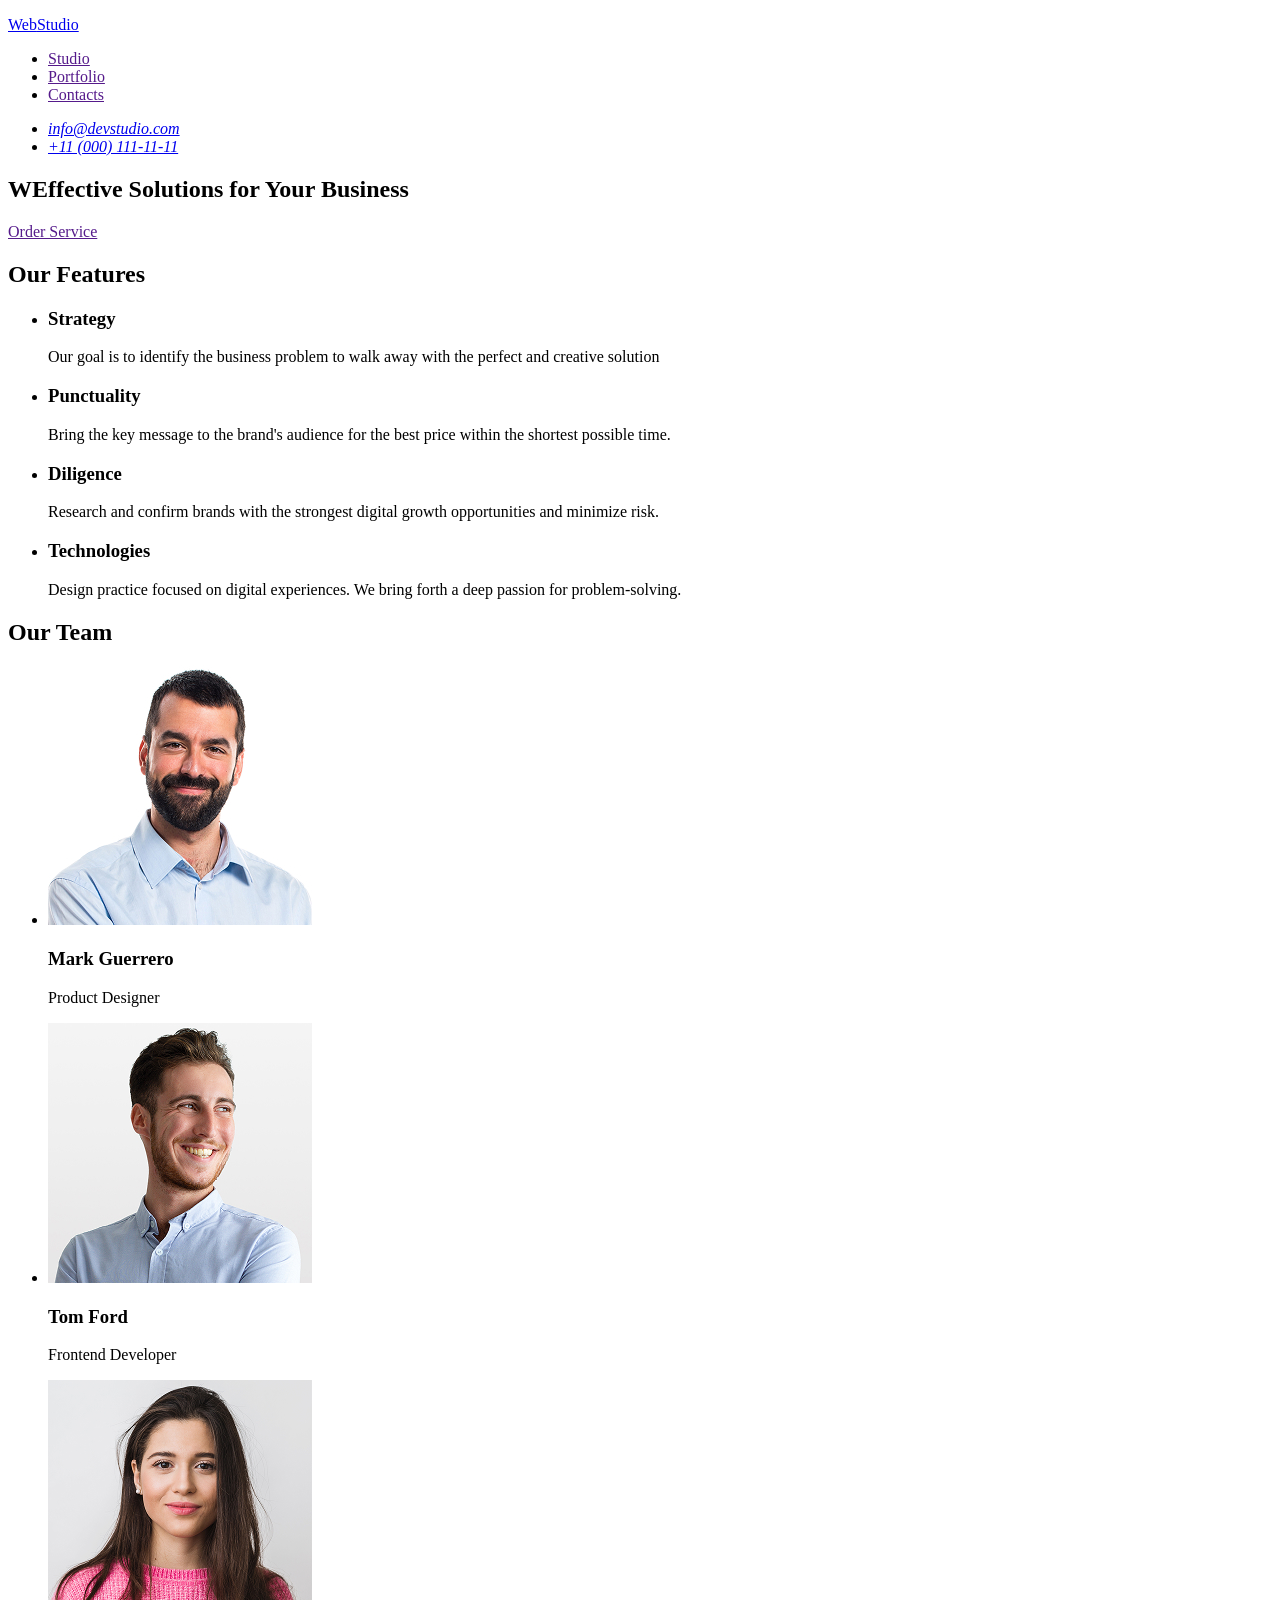
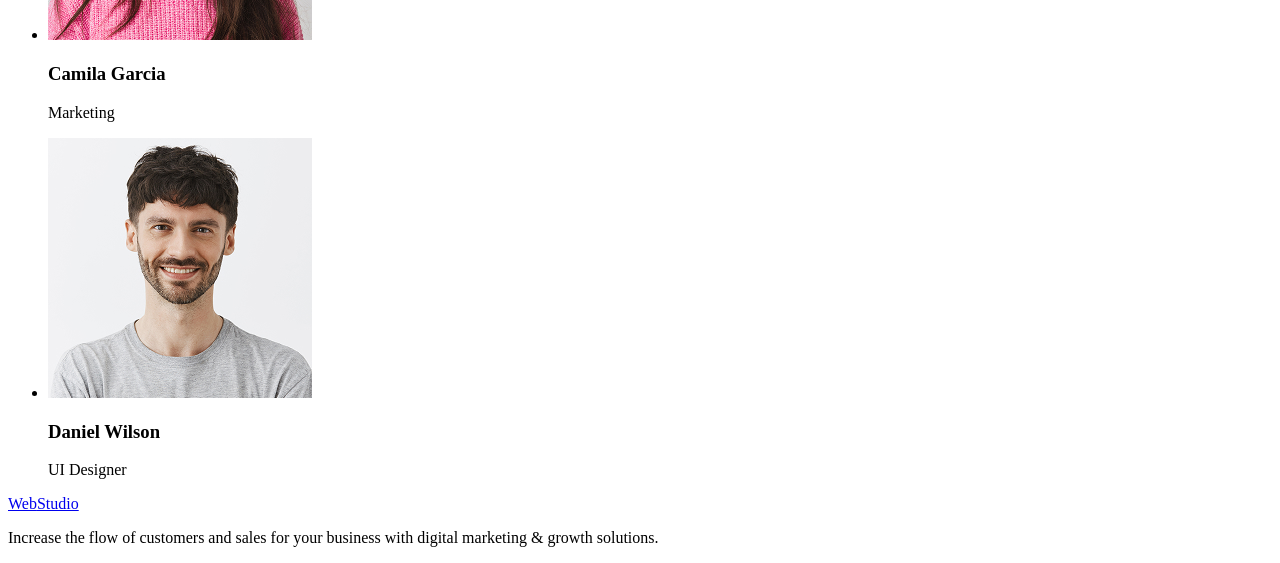
<file: module-01/index.html>
<!DOCTYPE html>
<html lang="en">

<head>
  <meta charset="UTF-8">
  <meta name="viewport" content="width=device-width, initial-scale=1.0">
  <title>Module-01</title>
</head>

<body>
  <!-- Page Header -->
  <header>
    <a class="logo" href="./index.html">
      <p><span>Web</span>Studio</p>
    </a>
    <nav>
      <ul>
        <li><a href="">Studio</a></li>
        <li><a href="">Portfolio</a></li>
        <li><a href="">Contacts</a></li>
      </ul>
    </nav>
    <address>
      <ul>
        <li><a href="mailto:info@deastudio.com">info@devstudio.com</a></li>
        <li><a href="tel:+110001111111">+11 (000) 111-11-11</a></li>
      </ul>
    </address>
  </header>
  <!-- Page Main Content -->
  <main>
    <section class="hero">
      <div class="container">
        <h1>WEffective Solutions for Your Business</h1>
        <a href="" class="btn">Order Service</a>
      </div>
    </section>
    <section class="features">
      <div class="container">
        <h2>Our Features</h2>
        <ul>
          <li>
            <!-- <img src="" alt=""> -->
            <h3>Strategy</h3>
            <p>
              Our goal is to identify the business
              problem to walk away with the perfect and creative solution
            </p>
          </li>
          <li>
            <!-- <img src="" alt=""> -->
            <h3>Punctuality</h3>
            <p>
              Bring the key message to the brand's audience for the best price within the shortest possible time.
            </p>
          </li>
          <li>
            <!-- <img src="" alt=""> -->
            <h3>Diligence</h3>
            <p>
              Research and confirm brands with the strongest digital growth opportunities and minimize risk.
            </p>
          </li>
          <li>
            <!-- <img src="" alt=""> -->
            <h3>Technologies</h3>
            <p>
              Design practice focused on digital experiences. We bring forth a deep passion for problem-solving.
            </p>
          </li>
        </ul>
      </div>
    </section>
    <section class="team">
      <div class="container">
        <h2>Our Team</h2>
        <ul>
          <li>
            <img src="./images/team/team-1.jpg" width="264" height="260" alt="photo of a man">
            <h3>Mark Guerrero</h3>
            <p>Product Designer</p>
          </li>
          <li>
            <img src="./images/team/team-2.jpg" width="264" height="260" alt="photo of a man">
            <h3>Tom Ford</h3>
            <p>Frontend Developer</p>
          </li>
          <li>
            <img src="./images/team/team-3.jpg" width="264" height="260" alt="photo of a woman">
            <h3>Camila Garcia</h3>
            <p>Marketing</p>
          </li>
          <li>
            <img src="./images/team/team-4.jpg" width="264" height="260" alt="photo of a man">
            <h3>Daniel Wilson</h3>
            <p>UI Designer</p>
          </li>
        </ul>
      </div>
    </section>
  </main>
  <!-- Page Footer -->
  <footer>
    <div class="container">
      <a class="logo-footer" href="./index.html">
        <p><span>Web</span>Studio</p>
      </a>
      <p>Increase the flow of customers and sales for your business with digital marketing & growth solutions.
      </p>
    </div>
  </footer>
</body>

</html>
</file>
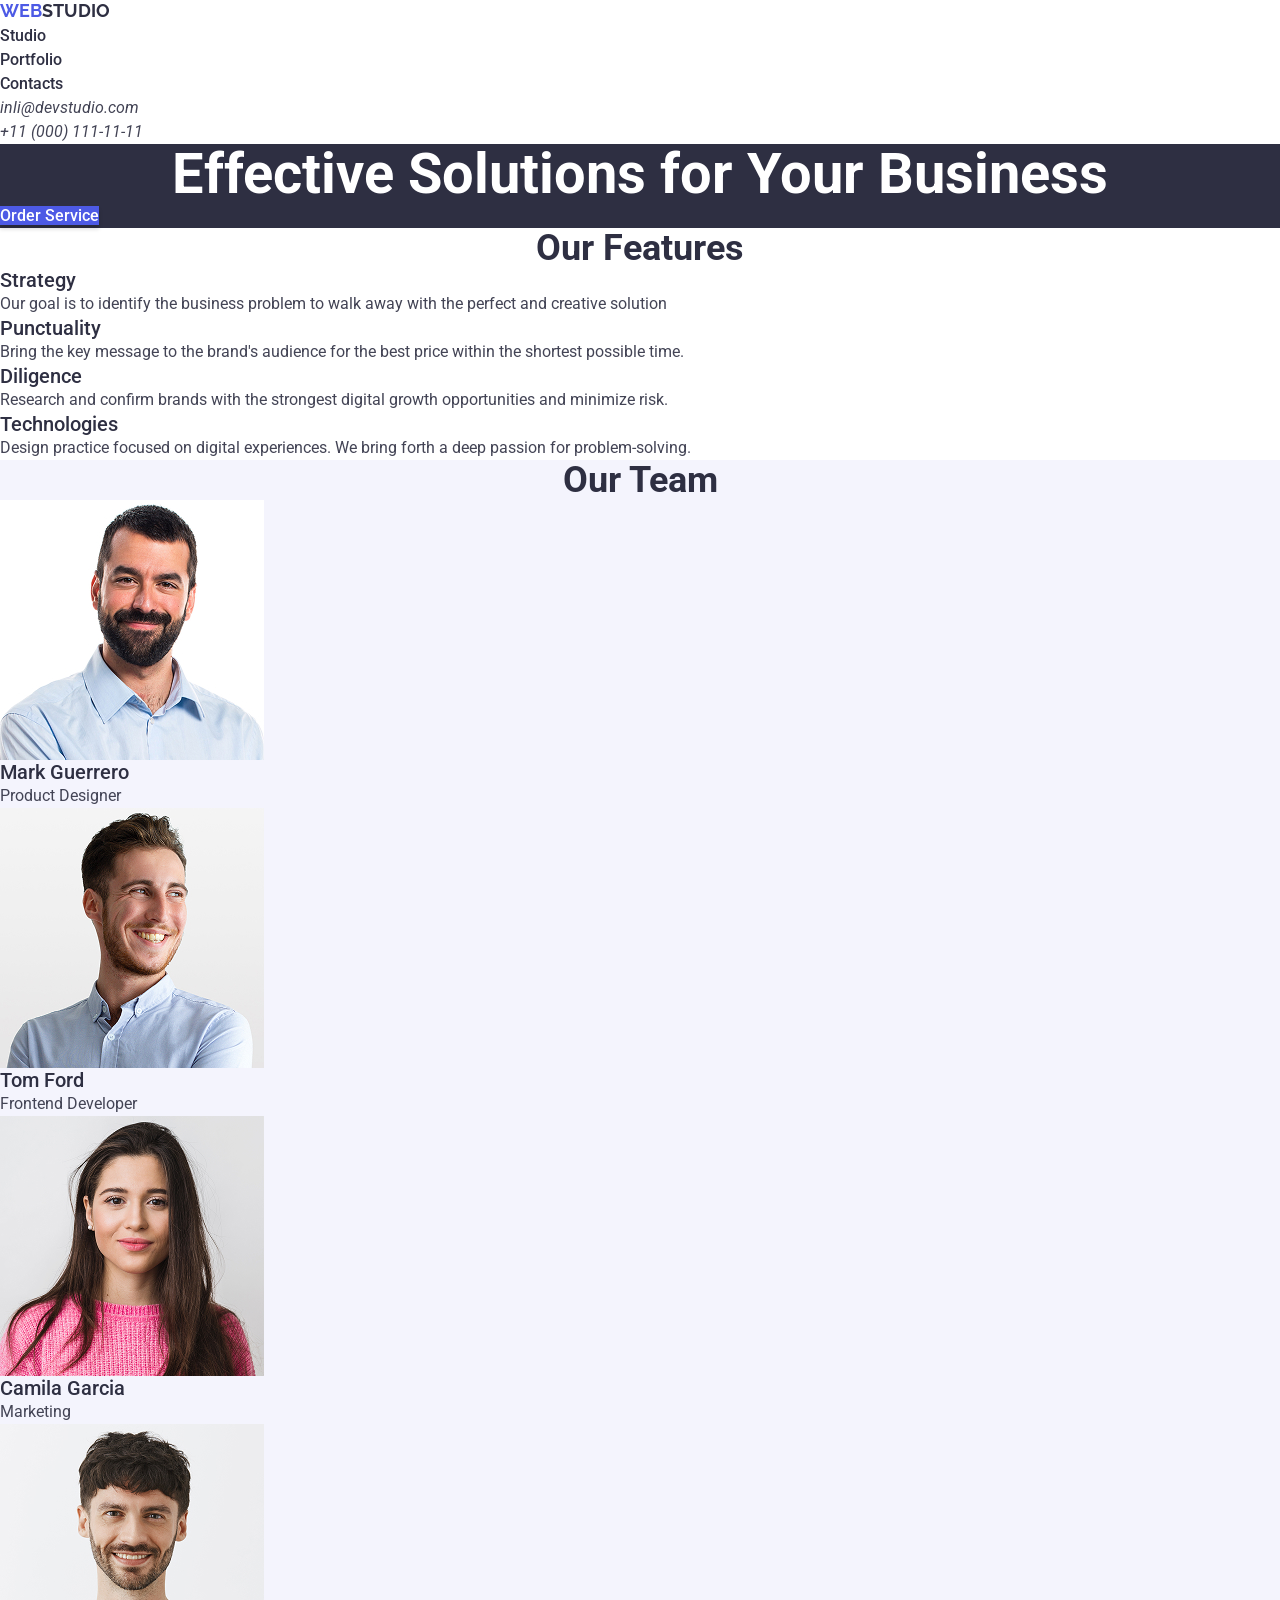
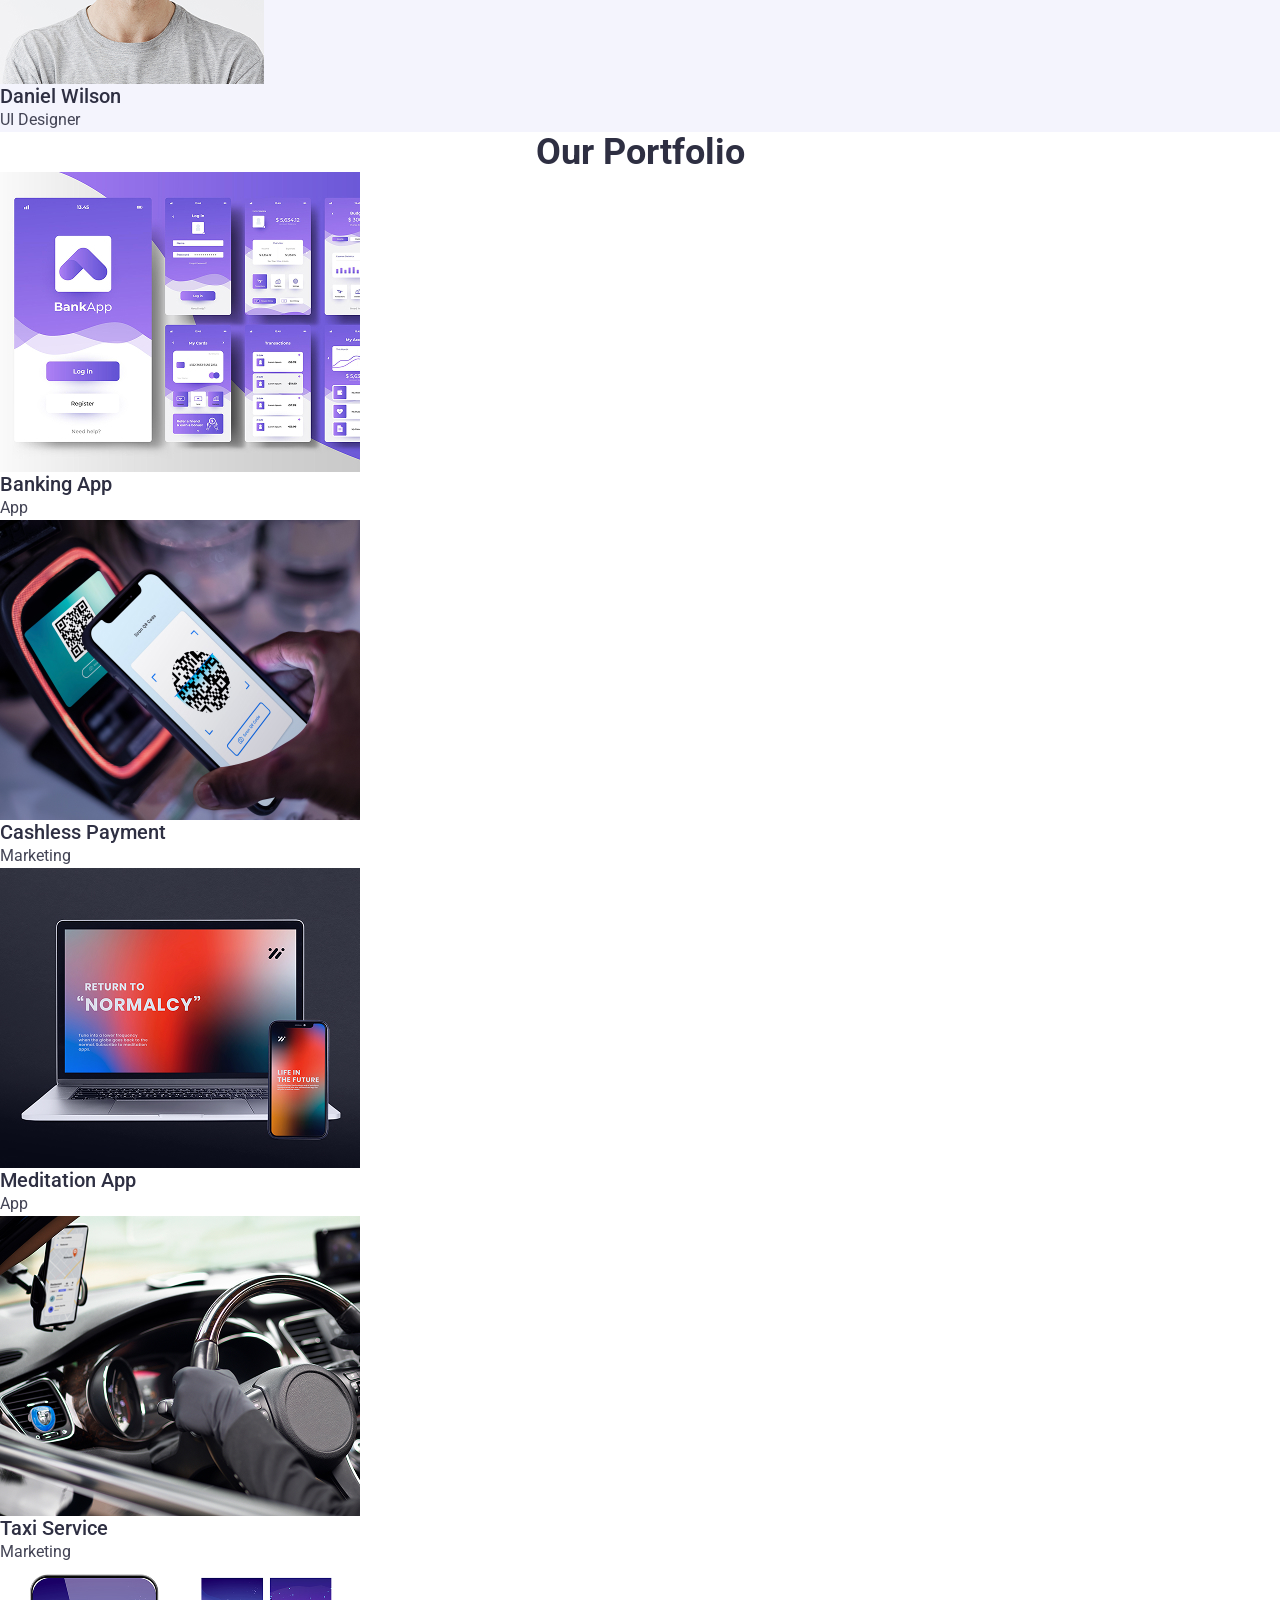
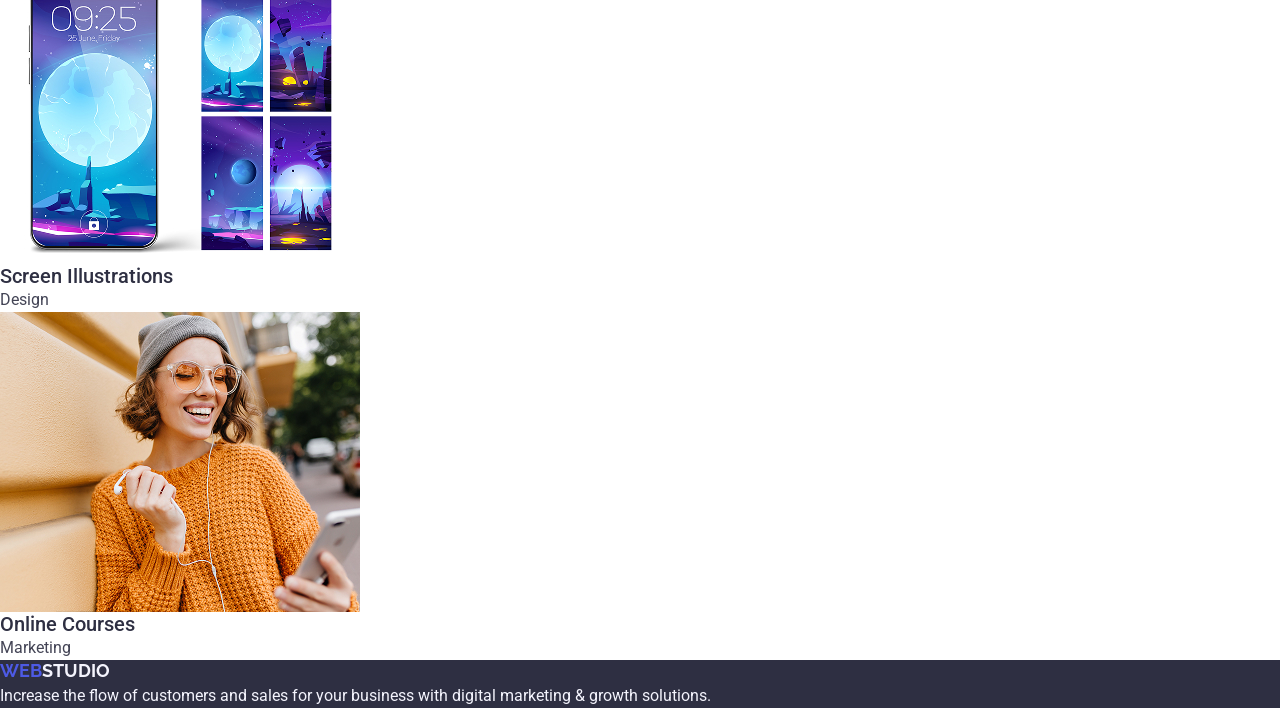
<file: module-02/index.html>
<!DOCTYPE html>
<html lang="en">

<head>
  <meta charset="UTF-8">
  <meta name="viewport" content="width=device-width, initial-scale=1.0">
  <link rel="stylesheet" href="https://cdnjs.cloudflare.com/ajax/libs/modern-normalize/3.0.1/modern-normalize.min.css"
    integrity="sha512-q6WgHqiHlKyOqslT/lgBgodhd03Wp4BEqKeW6nNtlOY4quzyG3VoQKFrieaCeSnuVseNKRGpGeDU3qPmabCANg=="
    crossorigin="anonymous" referrerpolicy="no-referrer" />
  <link rel="preconnect" href="https://fonts.googleapis.com">
  <link rel="preconnect" href="https://fonts.gstatic.com" crossorigin>
  <link href="https://fonts.googleapis.com/css2?family=Raleway:wght@700&family=Roboto:wght@100..900&display=swap"
    rel="stylesheet">
  <link rel="stylesheet" href="./css/style.css">
  <title>Module-02</title>
</head>

<body>

  <!-- Page Header -->
  <header class="header">
    <a class="logo" href="./index.html">
      <span>Web</span>Studio
    </a>
    <nav class="main-nav">
      <ul class="main-nav-list">
        <li class="main-nav-item"><a class="main-nav-link" href="">Studio</a></li>
        <li class="main-nav-item"><a class="main-nav-link" href="">Portfolio</a></li>
        <li class="main-nav-item"><a class="main-nav-link" href="">Contacts</a></li>
      </ul>
    </nav>
    <address class="contacts">
      <ul class="contacts-list">
        <li class="contacts-item"><a class="contacts-link" href="mailto:info@deastudio.com">inli@devstudio.com</a></li>
        <li class="contacts-item"><a class="contacts-link" href="tel:+110001111111">+11 (000) 111-11-11</a></li>
      </ul>
    </address>
  </header>

  <!-- Page Main Content -->
  <main class="main">
    <!-- Hero Section -->
    <section class="hero">
      <div class="container">
        <h1 class="hero-title">Effective Solutions for Your Business</h1>
        <a class="btn" href="">Order Service</a>
      </div>
    </section>

    <!-- Features Section -->
    <section class="features">
      <div class="container">
        <h2 class="features-title">Our Features</h2>
        <ul class="features-list">
          <li class="features-item">
            <!-- <img src="" alt=""> -->
            <h3 class="features-item-title">Strategy</h3>
            <p class="features-item-text">
              Our goal is to identify the business
              problem to walk away with the perfect and creative solution
            </p>
          </li>
          <li class="features-item">
            <!-- <img src="" alt=""> -->
            <h3 class="features-item-title">Punctuality</h3>
            <p class="features-item-text">
              Bring the key message to the brand's audience for the best price within the shortest possible time.
            </p>
          </li>
          <li class="features-item">
            <!-- <img src="" alt=""> -->
            <h3 class="features-item-title">Diligence</h3>
            <p class="features-item-text">
              Research and confirm brands with the strongest digital growth opportunities and minimize risk.
            </p>
          </li>
          <li class="features-item">
            <!-- <img src="" alt=""> -->
            <h3 class="features-item-title">Technologies</h3>
            <p class="features-item-text">
              Design practice focused on digital experiences. We bring forth a deep passion for problem-solving.
            </p>
          </li>
        </ul>
      </div>
    </section>

    <!-- Team Section -->
    <section class="team">
      <div class="container">
        <h2 class="team-title">Our Team</h2>
        <ul class="team-list">
          <li class="team-item">
            <img src="./images/team/team-1.jpg" width="264" height="260" alt="photo of a man">
            <h3 class="team-item-title">Mark Guerrero</h3>
            <p>Product Designer</p>
          </li>
          <li class="team-item">
            <img src="./images/team/team-2.jpg" width="264" height="260" alt="photo of a man">
            <h3 class="team-item-title">Tom Ford</h3>
            <p>Frontend Developer</p>
          </li>
          <li class="team-item">
            <img src="./images/team/team-3.jpg" width="264" height="260" alt="photo of a woman">
            <h3 class="team-item-title">Camila Garcia</h3>
            <p>Marketing</p>
          </li>
          <li class="team-item">
            <img src="./images/team/team-4.jpg" width="264" height="260" alt="photo of a man">
            <h3 class="team-item-title">Daniel Wilson</h3>
            <p>UI Designer</p>
          </li>
        </ul>
      </div>
    </section>

    <!-- Portfolio Section -->
    <section class="portfolio">
      <div class="container">
        <h2 class="portfolio-title">Our Portfolio</h2>
        <ul class="portfolio-list">
          <li class="portfolio-item">
            <img src="./images/portfolio/portfolio-1.jpg" width="360" height="300" alt="photo of Banking App">
            <h3 class="portfolio-item-title">Banking App</h3>
            <p>App</p>
          </li>
          <li class="portfolio-item">
            <img src="./images/portfolio/portfolio-2.jpg" width="360" height="300" alt="photo of Cashless Payment">
            <h3 class="portfolio-item-title">Cashless Payment</h3>
            <p>Marketing</p>
          </li>
          <li class="portfolio-item">
            <img src="./images/portfolio/portfolio-3.jpg" width="360" height="300" alt="photo of Meditation App">
            <h3 class="portfolio-item-title">Meditation App</h3>
            <p>App</p>
          </li>
          <li class="portfolio-item">
            <img src="./images/portfolio/portfolio-4.jpg" width="360" height="300" alt="photo of Taxi Service">
            <h3 class="portfolio-item-title">Taxi Service</h3>
            <p>Marketing</p>
          </li>
          <li class="portfolio-item">
            <img src="./images/portfolio/portfolio-5.jpg" width="360" height="300" alt="photo of Screen Illustrations">
            <h3 class="portfolio-item-title">Screen Illustrations</h3>
            <p>Design</p>
          </li>
          <li class="portfolio-item">
            <img src="./images/portfolio/portfolio-6.jpg" width="360" height="300" alt="photo of Online Courses">
            <h3 class="portfolio-item-title">Online Courses</h3>
            <p>Marketing</p>
          </li>
        </ul>
      </div>
    </section>
  </main>

  <!-- Page Footer -->
  <footer class="footer">
    <div class="container">
      <a class="logo" href="./index.html">
        <span>Web</span>Studio
      </a>
      <p>Increase the flow of customers and sales for your business with digital marketing & growth
        solutions.
      </p>
    </div>
  </footer>
</body>

</html>
</file>
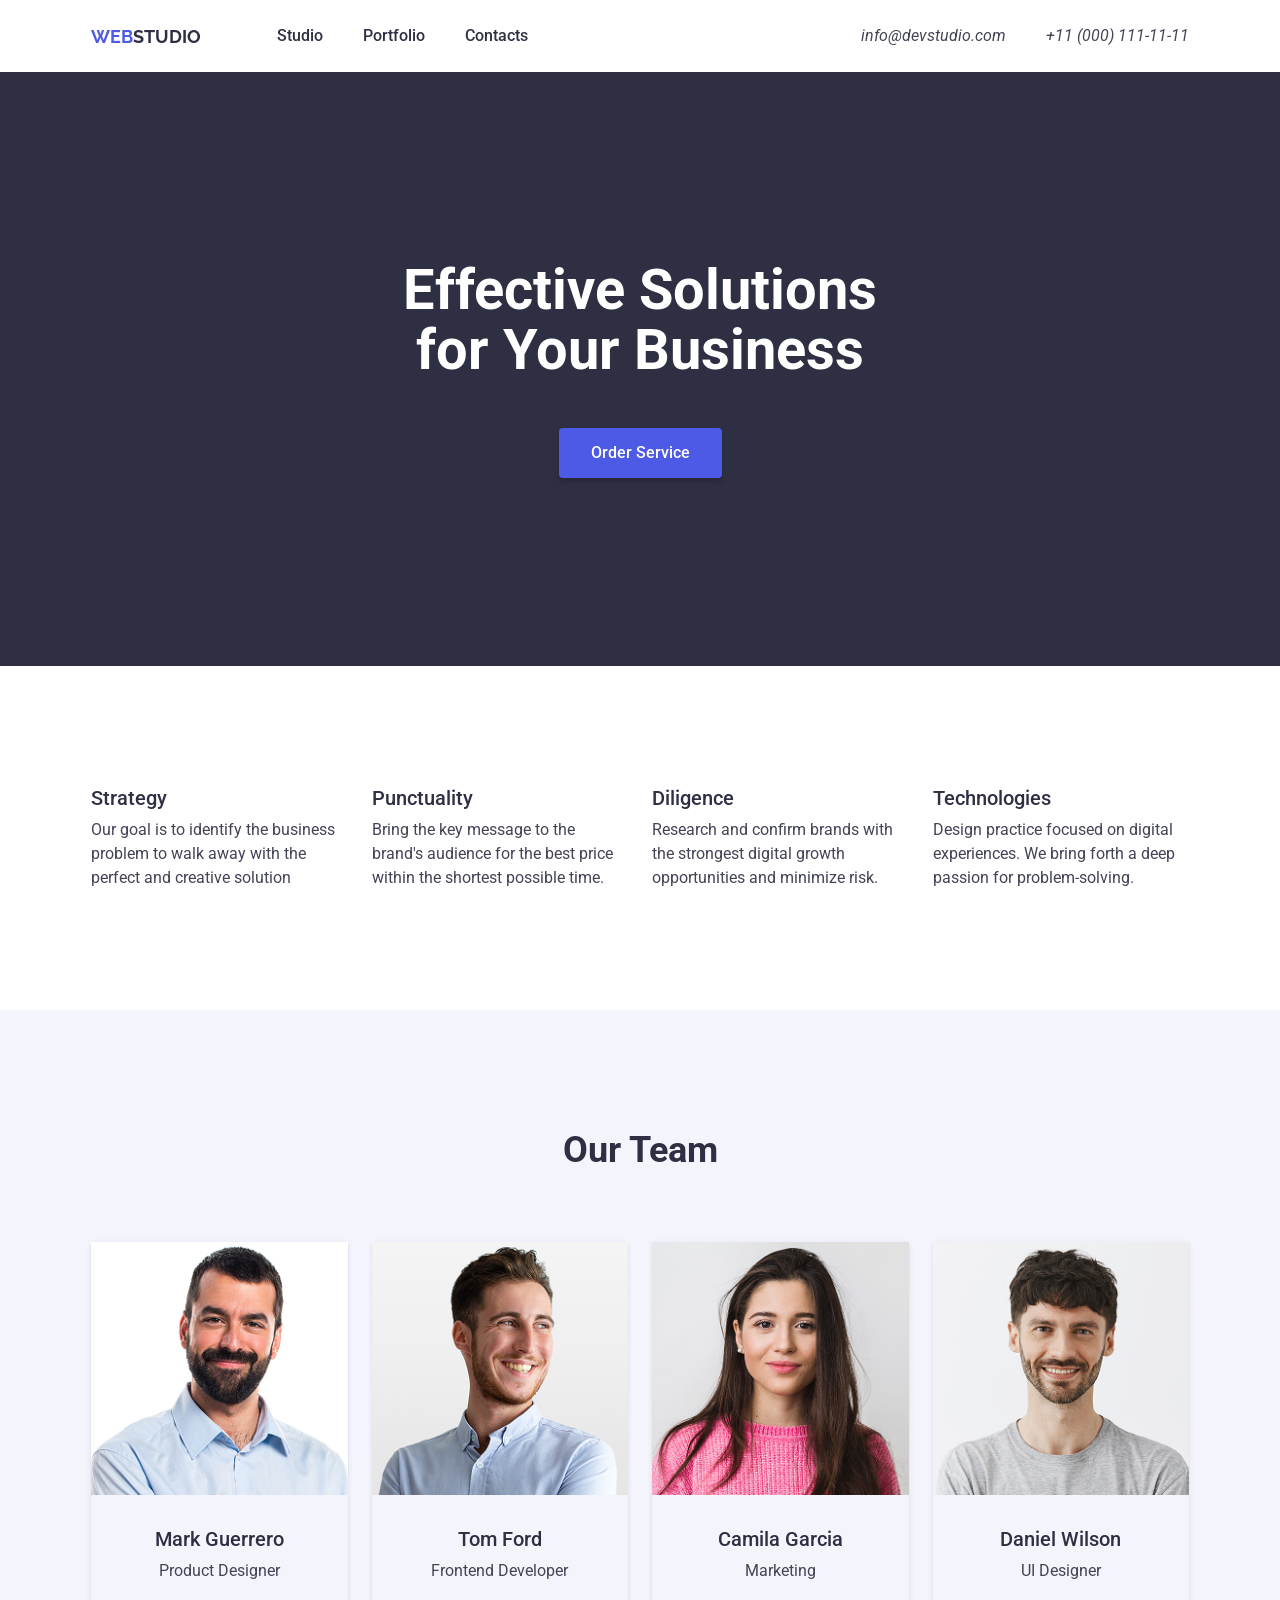
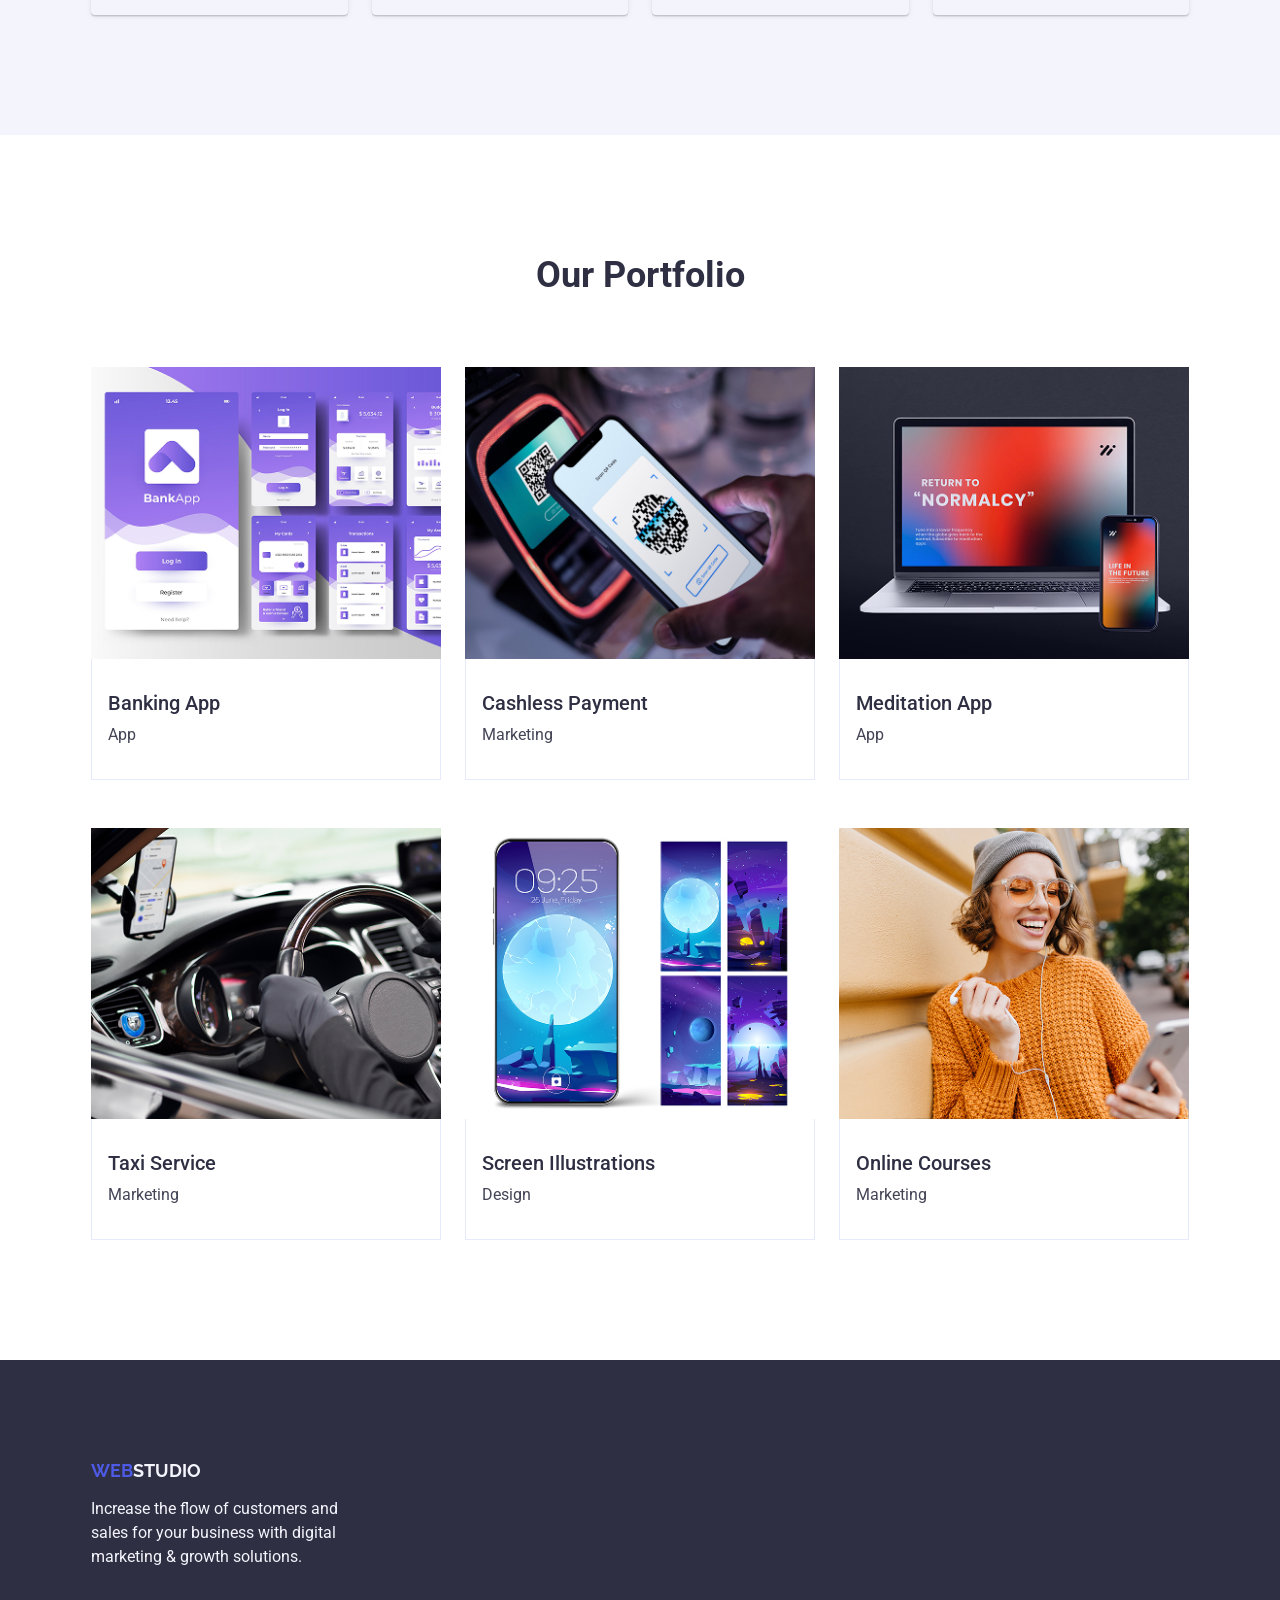
<file: module-03/index.html>
<!DOCTYPE html>
<html lang="en">

<head>
  <meta charset="UTF-8">
  <meta name="viewport" content="width=device-width, initial-scale=1.0">
  <link rel="stylesheet" href="https://cdnjs.cloudflare.com/ajax/libs/modern-normalize/3.0.1/modern-normalize.min.css"
    integrity="sha512-q6WgHqiHlKyOqslT/lgBgodhd03Wp4BEqKeW6nNtlOY4quzyG3VoQKFrieaCeSnuVseNKRGpGeDU3qPmabCANg=="
    crossorigin="anonymous" referrerpolicy="no-referrer" />
  <link rel="preconnect" href="https://fonts.googleapis.com">
  <link rel="preconnect" href="https://fonts.gstatic.com" crossorigin>
  <link href="https://fonts.googleapis.com/css2?family=Raleway:wght@700&family=Roboto:wght@100..900&display=swap"
    rel="stylesheet">
  <link rel="stylesheet" href="./css/style.css">
  <title>Module-03</title>
</head>

<body>

  <!-- Page Header -->
  <header class="header">
    <div class="container">
      <a class="logo" href="./index.html">
        <span>Web</span>Studio
      </a>
      <nav class="main-nav">
        <ul class="main-nav-list">
          <li class="main-nav-item"><a class="main-nav-link" href="#">Studio</a></li>
          <li class="main-nav-item"><a class="main-nav-link" href="#">Portfolio</a></li>
          <li class="main-nav-item"><a class="main-nav-link" href="#">Contacts</a></li>
        </ul>
      </nav>
      <address class="contacts">
        <ul class="contacts-list">
          <li class="contacts-item"><a class="contacts-link" href="mailto:info@devstudio.com">info@devstudio.com</a>
          </li>
          <li class="contacts-item"><a class="contacts-link" href="tel:+110001111111">+11 (000) 111-11-11</a></li>
        </ul>
      </address>
    </div>
  </header>

  <!-- Page Main Content -->
  <main class="main">
    <!-- Hero Section -->
    <section class="hero">
      <div class="container">
        <h1 class="hero-title">Effective Solutions for Your Business</h1>
        <button class="hero-btn" type="button">Order Service</button>
      </div>
    </section>

    <!-- Features Section -->
    <section class="features">
      <div class="container">
        <h2 class="features-title visually-hidden">Our Features</h2>
        <ul class="features-list">
          <li class="features-item">
            <!-- <img src="" alt=""> -->
            <h3 class="features-item-title">Strategy</h3>
            <p class="features-item-text">
              Our goal is to identify the business
              problem to walk away with the perfect and creative solution
            </p>
          </li>
          <li class="features-item">
            <!-- <img src="" alt=""> -->
            <h3 class="features-item-title">Punctuality</h3>
            <p class="features-item-text">
              Bring the key message to the brand's audience for the best price within the shortest possible time.
            </p>
          </li>
          <li class="features-item">
            <!-- <img src="" alt=""> -->
            <h3 class="features-item-title">Diligence</h3>
            <p class="features-item-text">
              Research and confirm brands with the strongest digital growth opportunities and minimize risk.
            </p>
          </li>
          <li class="features-item">
            <!-- <img src="" alt=""> -->
            <h3 class="features-item-title">Technologies</h3>
            <p class="features-item-text">
              Design practice focused on digital experiences. We bring forth a deep passion for problem-solving.
            </p>
          </li>
        </ul>
      </div>
    </section>

    <!-- Team Section -->
    <section class="team">
      <div class="container">
        <h2 class="team-title">Our Team</h2>
        <ul class="team-list">
          <li class="team-item">
            <img src="./images/team/team-1.jpg" width="264" height="260" alt="Mark Guerrero, Product Designer">
            <div class="team-item-content">
              <h3 class="team-item-title">Mark Guerrero</h3>
              <p class="team-item-text">Product Designer</p>
            </div>
          </li>
          <li class="team-item">
            <img src="./images/team/team-2.jpg" width="264" height="260" alt="Tom Ford, Frontend Developer">
            <div class="team-item-content">
              <h3 class="team-item-title">Tom Ford</h3>
              <p class="team-item-text">Frontend Developer</p>
            </div>
          </li>
          <li class="team-item">
            <img src="./images/team/team-3.jpg" width="264" height="260" alt="Camila Garcia, Marketing">
            <div class="team-item-content">
              <h3 class="team-item-title">Camila Garcia</h3>
              <p class="team-item-text">Marketing</p>
            </div>
          </li>
          <li class="team-item">
            <img src="./images/team/team-4.jpg" width="264" height="260" alt="Daniel Wilson, UI Designer">
            <div class="team-item-content">
              <h3 class="team-item-title">Daniel Wilson</h3>
              <p class="team-item-text">UI Designer</p>
            </div>
          </li>
        </ul>
      </div>
    </section>

    <!-- Portfolio Section -->
    <section class="portfolio">
      <div class="container">
        <h2 class="portfolio-title">Our Portfolio</h2>
        <ul class="portfolio-list">
          <li class="portfolio-item">
            <a class="portfolio-item-link" href="#">
              <img src="./images/portfolio/portfolio-1.jpg" width="360" height="300" alt="photo of Banking App">
              <div class="portfolio-item-content">
                <h3 class="portfolio-item-title">Banking App</h3>
                <p>App</p>
              </div>
            </a>
          </li>
          <li class="portfolio-item">
            <a class="portfolio-item-link" href="#">
              <img src="./images/portfolio/portfolio-2.jpg" width="360" height="300" alt="photo of Cashless Payment">
              <div class="portfolio-item-content">
                <h3 class="portfolio-item-title">Cashless Payment</h3>
                <p>Marketing</p>
              </div>
            </a>
          </li>
          <li class="portfolio-item">
            <a class="portfolio-item-link" href="#">
              <img src="./images/portfolio/portfolio-3.jpg" width="360" height="300" alt="photo of Meditation App">
              <div class="portfolio-item-content">
                <h3 class="portfolio-item-title">Meditation App</h3>
                <p>App</p>
              </div>
            </a>
          </li>
          <li class="portfolio-item">
            <a class="portfolio-item-link" href="#">
              <img src="./images/portfolio/portfolio-4.jpg" width="360" height="300" alt="photo of Taxi Service">
              <div class="portfolio-item-content">
                <h3 class="portfolio-item-title">Taxi Service</h3>
                <p>Marketing</p>
              </div>
            </a>
          </li>
          <li class="portfolio-item">
            <a class="portfolio-item-link" href="#">
              <img src="./images/portfolio/portfolio-5.jpg" width="360" height="300"
                alt="photo of Screen Illustrations">
              <div class="portfolio-item-content">
                <h3 class="portfolio-item-title">Screen Illustrations</h3>
                <p>Design</p>
              </div>
            </a>
          </li>
          <li class="portfolio-item">
            <a class="portfolio-item-link" href="#">
              <img src="./images/portfolio/portfolio-6.jpg" width="360" height="300" alt="photo of Online Courses">
              <div class="portfolio-item-content">
                <h3 class="portfolio-item-title">Online Courses</h3>
                <p>Marketing</p>
              </div>
            </a>
          </li>
        </ul>
      </div>
    </section>
  </main>

  <!-- Page Footer -->
  <footer class="footer">
    <div class="container">
      <a class="logo" href="./index.html">
        <span>Web</span>Studio
      </a>
      <p class="footer-text">Increase the flow of customers and sales for your business with digital marketing & growth
        solutions.
      </p>
    </div>
  </footer>
</body>

</html>
</file>
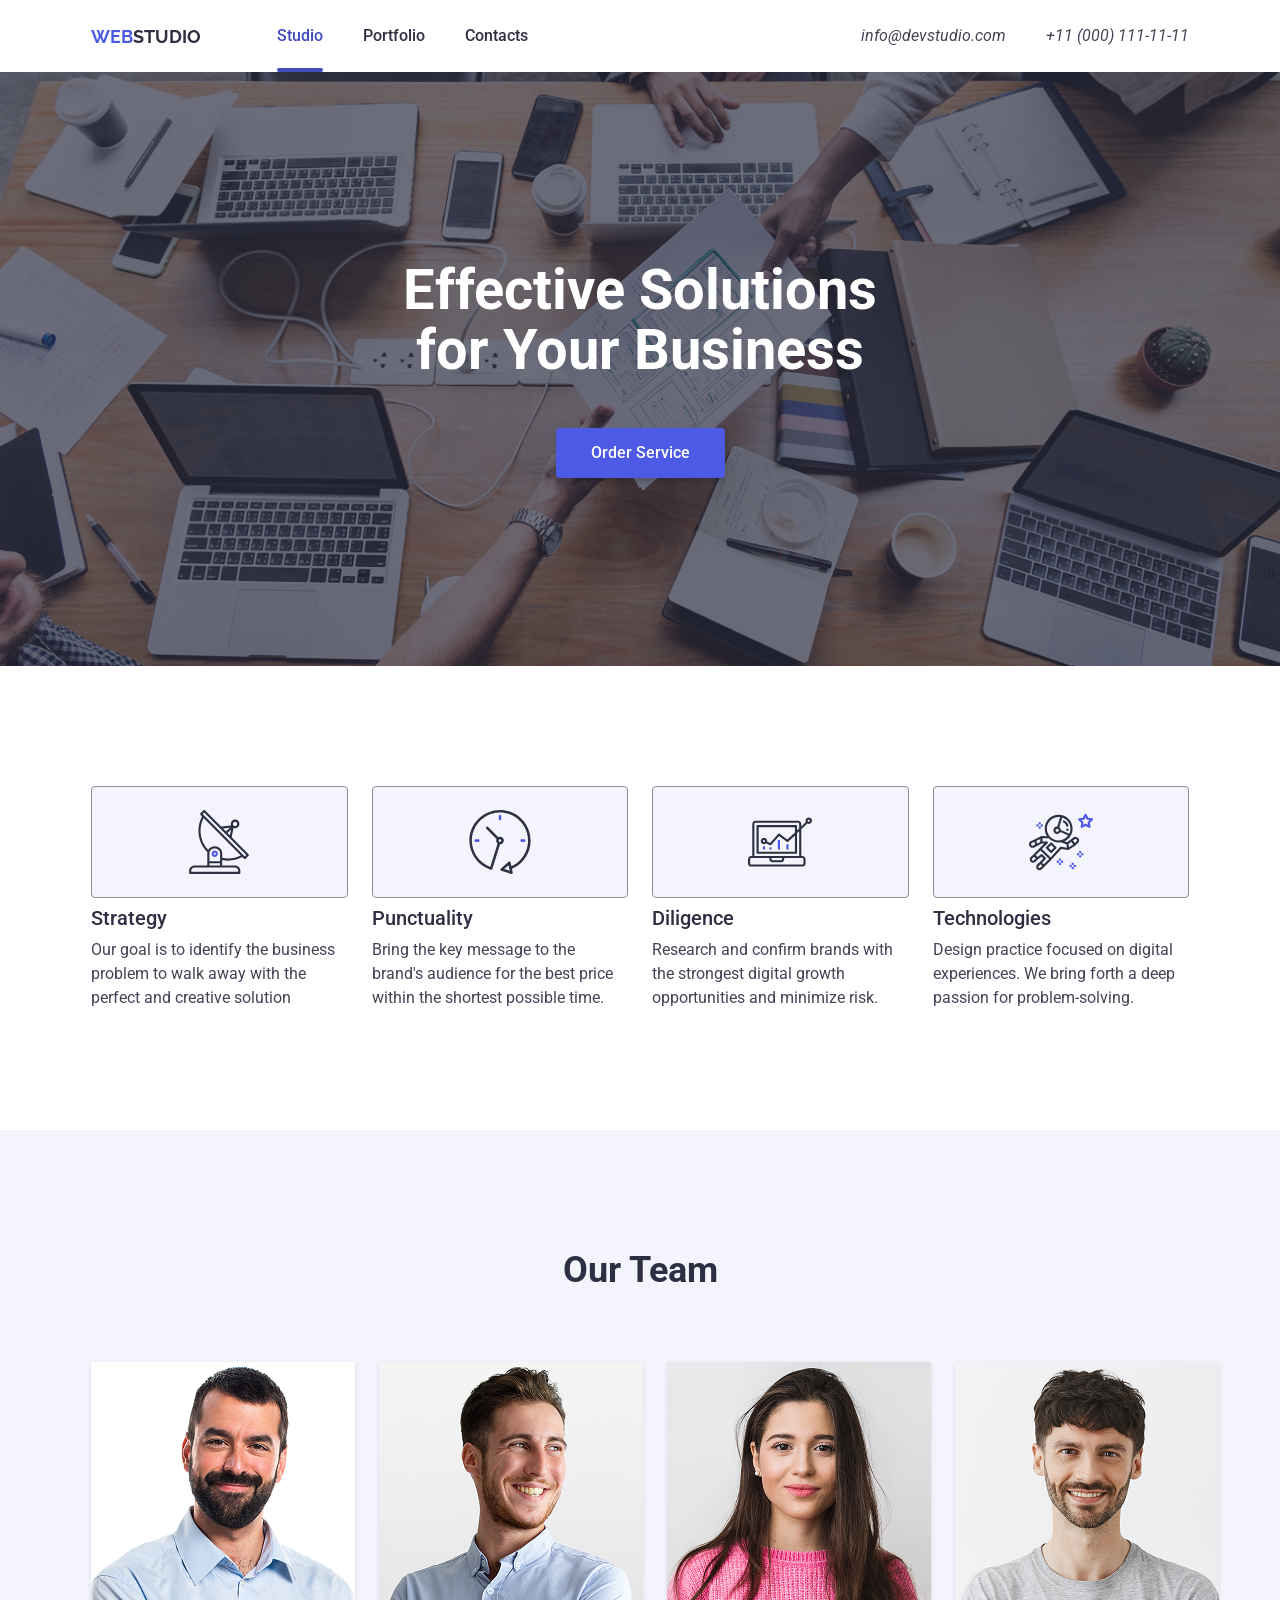
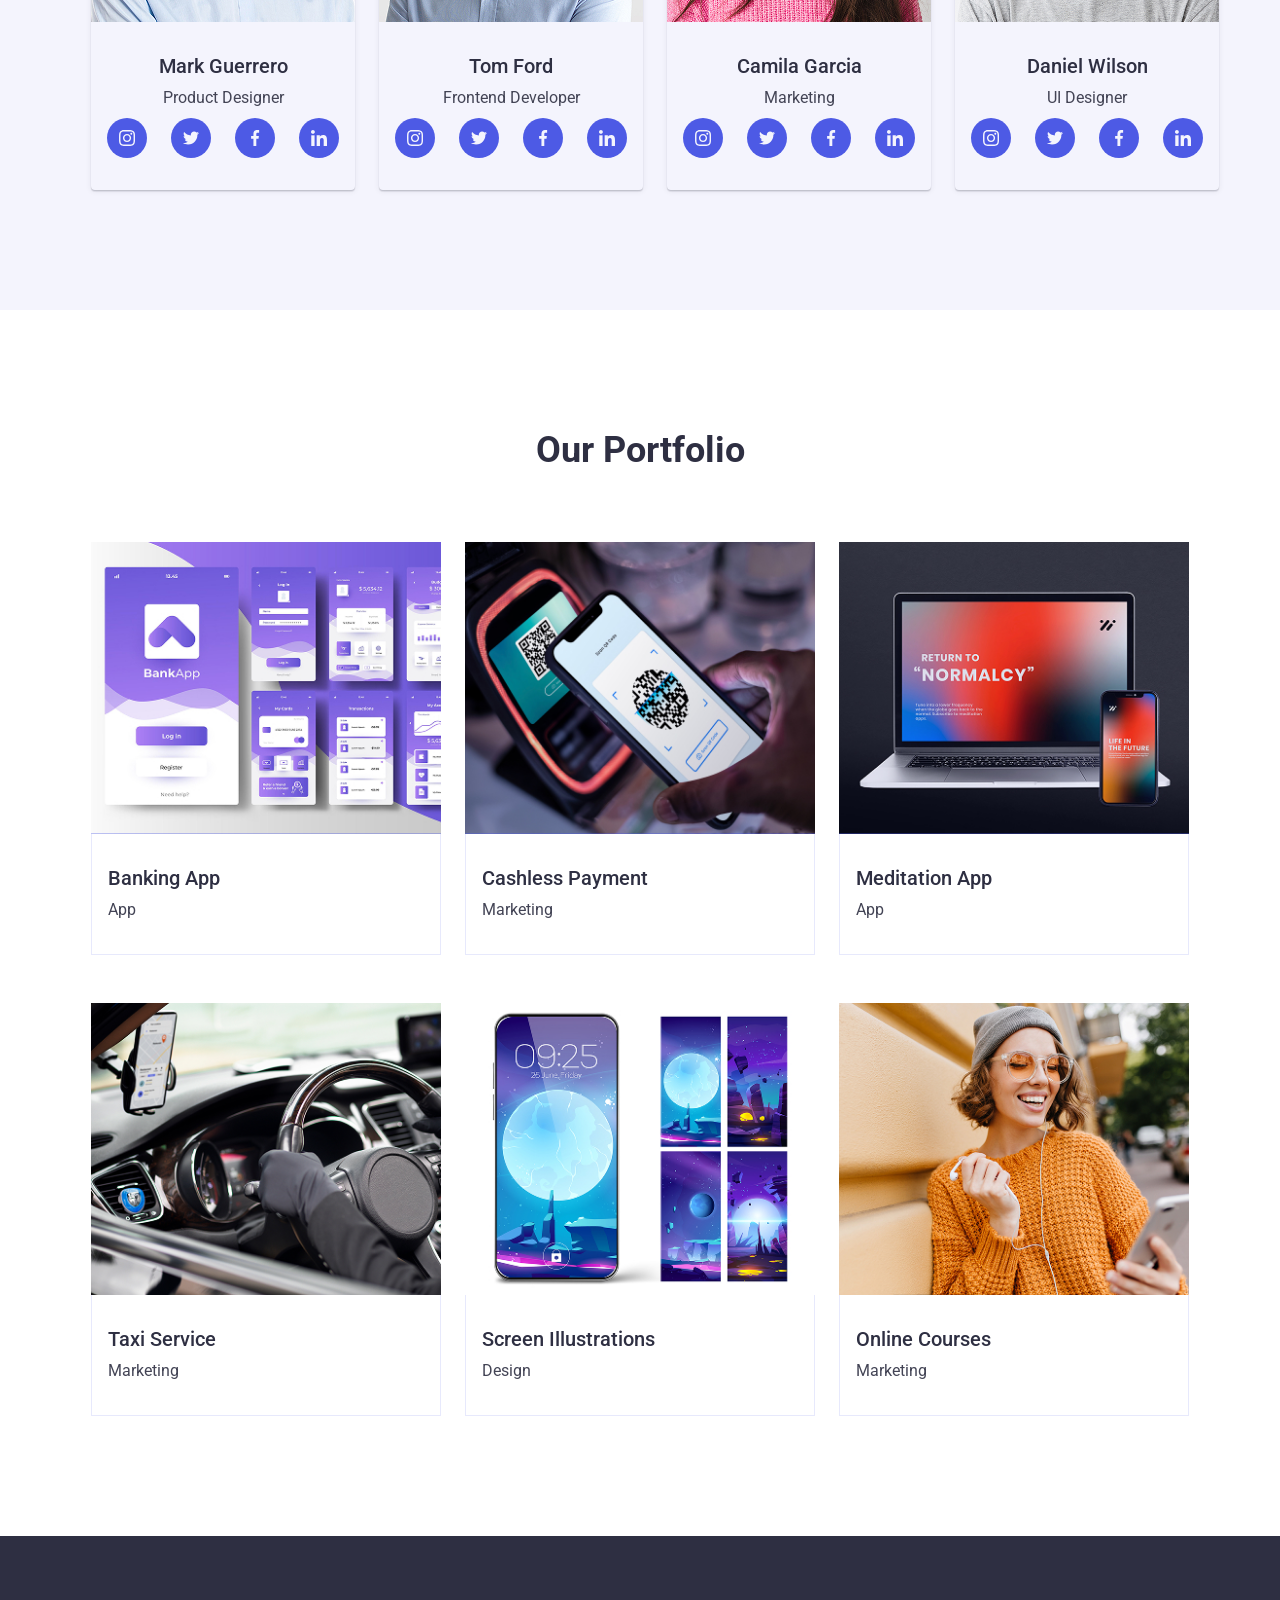
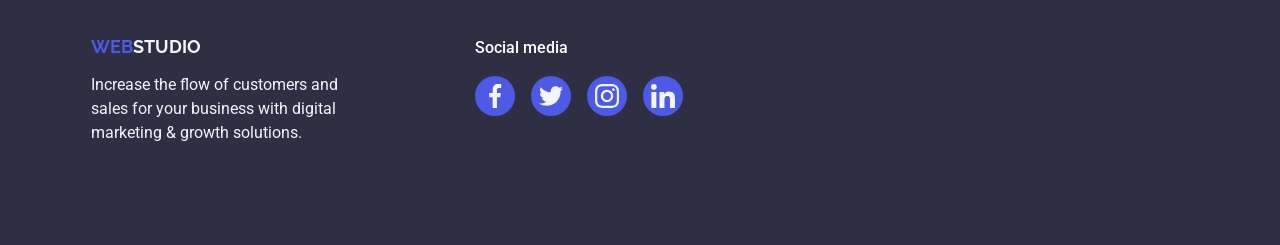
<file: module-04/index.html>
<!DOCTYPE html>
<html lang="en">

<head>
  <meta charset="UTF-8">
  <meta name="viewport" content="width=device-width, initial-scale=1.0">
  <link rel="stylesheet" href="https://cdnjs.cloudflare.com/ajax/libs/modern-normalize/3.0.1/modern-normalize.min.css"
    integrity="sha512-q6WgHqiHlKyOqslT/lgBgodhd03Wp4BEqKeW6nNtlOY4quzyG3VoQKFrieaCeSnuVseNKRGpGeDU3qPmabCANg=="
    crossorigin="anonymous" referrerpolicy="no-referrer" />
  <link rel="preconnect" href="https://fonts.googleapis.com">
  <link rel="preconnect" href="https://fonts.gstatic.com" crossorigin>
  <link href="https://fonts.googleapis.com/css2?family=Raleway:wght@700&family=Roboto:wght@100..900&display=swap"
    rel="stylesheet">
  <link rel="stylesheet" href="./css/style.css">
  <title>html&css module-04</title>
</head>

<body>

  <!-- Page Header -->
  <header class="header">
    <div class="container">
      <a class="logo" href="./index.html">
        <span>Web</span>Studio
      </a>
      <nav class="main-nav">
        <ul class="main-nav-list">
          <li class="main-nav-item"><a class="main-nav-link active" href="#">Studio</a></li>
          <li class="main-nav-item"><a class="main-nav-link" href="#">Portfolio</a></li>
          <li class="main-nav-item"><a class="main-nav-link" href="#">Contacts</a></li>
        </ul>
      </nav>
      <address class="contacts">
        <ul class="contacts-list">
          <li class="contacts-item"><a class="contacts-link" href="mailto:info@devstudio.com">info@devstudio.com</a>
          </li>
          <li class="contacts-item"><a class="contacts-link" href="tel:+110001111111">+11 (000) 111-11-11</a></li>
        </ul>
      </address>
    </div>
  </header>

  <!-- Page Main Content -->
  <main class="main">
    <!-- Hero Section -->
    <section class="hero">
      <div class="container">
        <h1 class="hero-title">Effective Solutions for Your Business</h1>
        <button class="hero-btn" type="button">Order Service</button>
      </div>
    </section>

    <!-- Features Section -->
    <section class="features">
      <div class="container">
        <h2 class="section-title visually-hidden">Our Features</h2>
        <ul class="features-list">
          <li class="features-item">
            <div class="features-item-icon-wrapper">
              <svg class="features-item-icon" width="64" height="64">
                <use href="./images/icons.svg#icon-antenna"></use>
              </svg>
            </div>
            <h3 class="features-item-title">Strategy</h3>
            <p class="features-item-text">
              Our goal is to identify the business
              problem to walk away with the perfect and creative solution
            </p>
          </li>
          <li class="features-item">
            <div class="features-item-icon-wrapper">
              <svg class="features-item-icon" width="64" height="64">
                <use href="./images/icons.svg#icon-clock"></use>
              </svg>
            </div>
            <h3 class="features-item-title">Punctuality</h3>
            <p class="features-item-text">
              Bring the key message to the brand's audience for the best price within the shortest possible time.
            </p>
          </li>
          <li class="features-item">
            <div class="features-item-icon-wrapper">
              <svg class="features-item-icon" width="64" height="64">
                <use href="./images/icons.svg#icon-diagram"></use>
              </svg>
            </div>
            <h3 class="features-item-title">Diligence</h3>
            <p class="features-item-text">
              Research and confirm brands with the strongest digital growth opportunities and minimize risk.
            </p>
          </li>
          <li class="features-item">
            <div class="features-item-icon-wrapper">
              <svg class="features-item-icon" width="64" height="64">
                <use href="./images/icons.svg#icon-astronaut"></use>
              </svg>
            </div>
            <h3 class="features-item-title">Technologies</h3>
            <p class="features-item-text">
              Design practice focused on digital experiences. We bring forth a deep passion for problem-solving.
            </p>
          </li>
        </ul>
      </div>
    </section>

    <!-- Team Section -->
    <section class="team">
      <div class="container">
        <h2 class="section-title">Our Team</h2>
        <ul class="team-list">
          <li class="team-item">
            <img src="./images/team/team-1.jpg" width="264" height="260" alt="Mark Guerrero, Product Designer">
            <div class="team-item-content">
              <h3 class="team-item-title">Mark Guerrero</h3>
              <p class="team-item-text">Product Designer</p>
              <ul class="team-item-socials">
                <li class="team-item-social"><a class="team-item-social-link" href="#"><svg width="16" height="16">
                      <use href="./images/icons.svg#icon-instagram"></use>
                    </svg></a></li>
                <li class="team-item-social"><a class="team-item-social-link" href="#"><svg width="16" height="16">
                      <use href="./images/icons.svg#icon-twitter"></use>
                    </svg></a></li>
                <li class="team-item-social"><a class="team-item-social-link" href="#"><svg width="16" height="16">
                      <use href="./images/icons.svg#icon-facebook"></use>
                    </svg></a></li>
                <li class="team-item-social"><a class="team-item-social-link" href="#"><svg width="16" height="16">
                      <use href="./images/icons.svg#icon-linkedin"></use>
                    </svg></a></li>
              </ul>
            </div>
          </li>
          <li class="team-item">
            <img src="./images/team/team-2.jpg" width="264" height="260" alt="Tom Ford, Frontend Developer">
            <div class="team-item-content">
              <h3 class="team-item-title">Tom Ford</h3>
              <p class="team-item-text">Frontend Developer</p>
              <ul class="team-item-socials">
                <li class="team-item-social"><a class="team-item-social-link" href="#"><svg width="16" height="16">
                      <use href="./images/icons.svg#icon-instagram"></use>
                    </svg></a></li>
                <li class="team-item-social"><a class="team-item-social-link" href="#"><svg width="16" height="16">
                      <use href="./images/icons.svg#icon-twitter"></use>
                    </svg></a></li>
                <li class="team-item-social"><a class="team-item-social-link" href="#"><svg width="16" height="16">
                      <use href="./images/icons.svg#icon-facebook"></use>
                    </svg></a></li>
                <li class="team-item-social"><a class="team-item-social-link" href="#"><svg width="16" height="16">
                      <use href="./images/icons.svg#icon-linkedin"></use>
                    </svg></a></li>
              </ul>
            </div>
          </li>
          <li class="team-item">
            <img src="./images/team/team-3.jpg" width="264" height="260" alt="Camila Garcia, Marketing">
            <div class="team-item-content">
              <h3 class="team-item-title">Camila Garcia</h3>
              <p class="team-item-text">Marketing</p>
              <ul class="team-item-socials">
                <li class="team-item-social"><a class="team-item-social-link" href="#"><svg width="16" height="16">
                      <use href="./images/icons.svg#icon-instagram"></use>
                    </svg></a></li>
                <li class="team-item-social"><a class="team-item-social-link" href="#"><svg width="16" height="16">
                      <use href="./images/icons.svg#icon-twitter"></use>
                    </svg></a></li>
                <li class="team-item-social"><a class="team-item-social-link" href="#"><svg width="16" height="16">
                      <use href="./images/icons.svg#icon-facebook"></use>
                    </svg></a></li>
                <li class="team-item-social"><a class="team-item-social-link" href="#"><svg width="16" height="16">
                      <use href="./images/icons.svg#icon-linkedin"></use>
                    </svg></a></li>
              </ul>
            </div>
          </li>
          <li class="team-item">
            <img src="./images/team/team-4.jpg" width="264" height="260" alt="Daniel Wilson, UI Designer">
            <div class="team-item-content">
              <h3 class="team-item-title">Daniel Wilson</h3>
              <p class="team-item-text">UI Designer</p>
              <ul class="team-item-socials">
                <li class="team-item-social"><a class="team-item-social-link" href="#"><svg width="16" height="16">
                      <use href="./images/icons.svg#icon-instagram"></use>
                    </svg></a></li>
                <li class="team-item-social"><a class="team-item-social-link" href="#"><svg width="16" height="16">
                      <use href="./images/icons.svg#icon-twitter"></use>
                    </svg></a></li>
                <li class="team-item-social"><a class="team-item-social-link" href="#"><svg width="16" height="16">
                      <use href="./images/icons.svg#icon-facebook"></use>
                    </svg></a></li>
                <li class="team-item-social"><a class="team-item-social-link" href="#"><svg width="16" height="16">
                      <use href="./images/icons.svg#icon-linkedin"></use>
                    </svg></a></li>
              </ul>
            </div>
          </li>
        </ul>
      </div>
    </section>

    <!-- Portfolio Section -->
    <section class="portfolio">
      <div class="container">
        <h2 class="section-title">Our Portfolio</h2>
        <ul class="portfolio-list">
          <li class="portfolio-item">
            <a class="portfolio-item-link" href="#">
              <div class="portfolio-item-image-wrapper">
                <img src="./images/portfolio/portfolio-1.jpg" width="360" height="300" alt="photo of Banking App">
                <div class="portfolio-item-image-overlay">
                  <p>14 Stylish and User-Friendly App Design Concepts · Task Manager App · Calorie Tracker App · Exotic
                    Fruit Ecommerce App · Cloud Storage App</p>
                </div>
              </div>
              <div class="portfolio-item-content">
                <h3 class="portfolio-item-title">Banking App</h3>
                <p>App</p>
              </div>
            </a>
          </li>
          <li class="portfolio-item">
            <a class="portfolio-item-link" href="#">
              <div class="portfolio-item-image-wrapper">
                <img src="./images/portfolio/portfolio-2.jpg" width="360" height="300" alt="photo of Cashless Payment">
                <div class="portfolio-item-image-overlay">
                  <p>14 Stylish and User-Friendly App Design Concepts · Task Manager App · Calorie Tracker App · Exotic
                    Fruit Ecommerce App · Cloud Storage App</p>
                </div>
              </div>
              <div class="portfolio-item-content">
                <h3 class="portfolio-item-title">Cashless Payment</h3>
                <p>Marketing</p>
              </div>
            </a>
          </li>
          <li class="portfolio-item">
            <a class="portfolio-item-link" href="#">
              <div class="portfolio-item-image-wrapper">
                <img src="./images/portfolio/portfolio-3.jpg" width="360" height="300" alt="photo of Meditation App">
                <div class="portfolio-item-image-overlay">
                  <p>14 Stylish and User-Friendly App Design Concepts · Task Manager App · Calorie Tracker App · Exotic
                    Fruit Ecommerce App · Cloud Storage App</p>
                </div>
              </div>
              <div class="portfolio-item-content">
                <h3 class="portfolio-item-title">Meditation App</h3>
                <p>App</p>
              </div>
            </a>
          </li>
          <li class="portfolio-item">
            <a class="portfolio-item-link" href="#">
              <div class="portfolio-item-image-wrapper">
                <img src="./images/portfolio/portfolio-4.jpg" width="360" height="300" alt="photo of Taxi Service">
                <div class="portfolio-item-image-overlay">
                  <p>14 Stylish and User-Friendly App Design Concepts · Task Manager App · Calorie Tracker App · Exotic
                    Fruit Ecommerce App · Cloud Storage App</p>
                </div>
              </div>
              <div class="portfolio-item-content">
                <h3 class="portfolio-item-title">Taxi Service</h3>
                <p>Marketing</p>
              </div>
            </a>
          </li>
          <li class="portfolio-item">
            <a class="portfolio-item-link" href="#">
              <div class="portfolio-item-image-wrapper">
                <img src="./images/portfolio/portfolio-5.jpg" width="360" height="300"
                  alt="photo of Screen Illustrations">
                <div class="portfolio-item-image-overlay">
                  <p>14 Stylish and User-Friendly App Design Concepts · Task Manager App · Calorie Tracker App · Exotic
                    Fruit Ecommerce App · Cloud Storage App</p>
                </div>
              </div>
              <div class="portfolio-item-content">
                <h3 class="portfolio-item-title">Screen Illustrations</h3>
                <p>Design</p>
              </div>
            </a>
          </li>
          <li class="portfolio-item">
            <a class="portfolio-item-link" href="#">
              <div class="portfolio-item-image-wrapper">
                <img src="./images/portfolio/portfolio-6.jpg" width="360" height="300" alt="photo of Online Courses">
                <div class="portfolio-item-image-overlay">
                  <p>14 Stylish and User-Friendly App Design Concepts · Task Manager App · Calorie Tracker App · Exotic
                    Fruit Ecommerce App · Cloud Storage App</p>
                </div>
              </div>
              <div class="portfolio-item-content">
                <h3 class="portfolio-item-title">Online Courses</h3>
                <p>Marketing</p>
              </div>
            </a>
          </li>
        </ul>
      </div>
    </section>
  </main>

  <!-- Page Footer -->
  <footer class="footer">
    <div class="container">
      <div class="footer-content">
        <a class="logo" href="./index.html">
          <span>Web</span>Studio
        </a>
        <p class="footer-text">Increase the flow of customers and sales for your business with digital marketing &
          growth
          solutions.
        </p>
      </div>
      <div class="footer-social">
        <h2 class="footer-social-title">Social media</h2>
        <ul class="footer-social-items">
          <li class="footer-social-item">
            <a class="footer-social-link" href="#">
              <svg class="footer-social-icon" width="24" height="24">
                <use href="./images/icons.svg#icon-facebook"></use>
              </svg>
            </a>
          </li>
          <li class="footer-social-item">
            <a class="footer-social-link" href="#">
              <svg class="footer-social-icon" width="24" height="24">
                <use href="./images/icons.svg#icon-twitter"></use>
              </svg>
            </a>
          </li>
          <li class="footer-social-item">
            <a class="footer-social-link" href="#">
              <svg class="footer-social-icon" width="24" height="24">
                <use href="./images/icons.svg#icon-instagram"></use>
              </svg>
            </a>
          </li>
          <li class="footer-social-item"><a class="footer-social-link" href="#">
              <svg class="footer-social-icon" width="24" height="24">
                <use href="./images/icons.svg#icon-linkedin"></use>
              </svg>
            </a>
          </li>
        </ul>
      </div>
    </div>
  </footer>
</body>

</html>
</file>
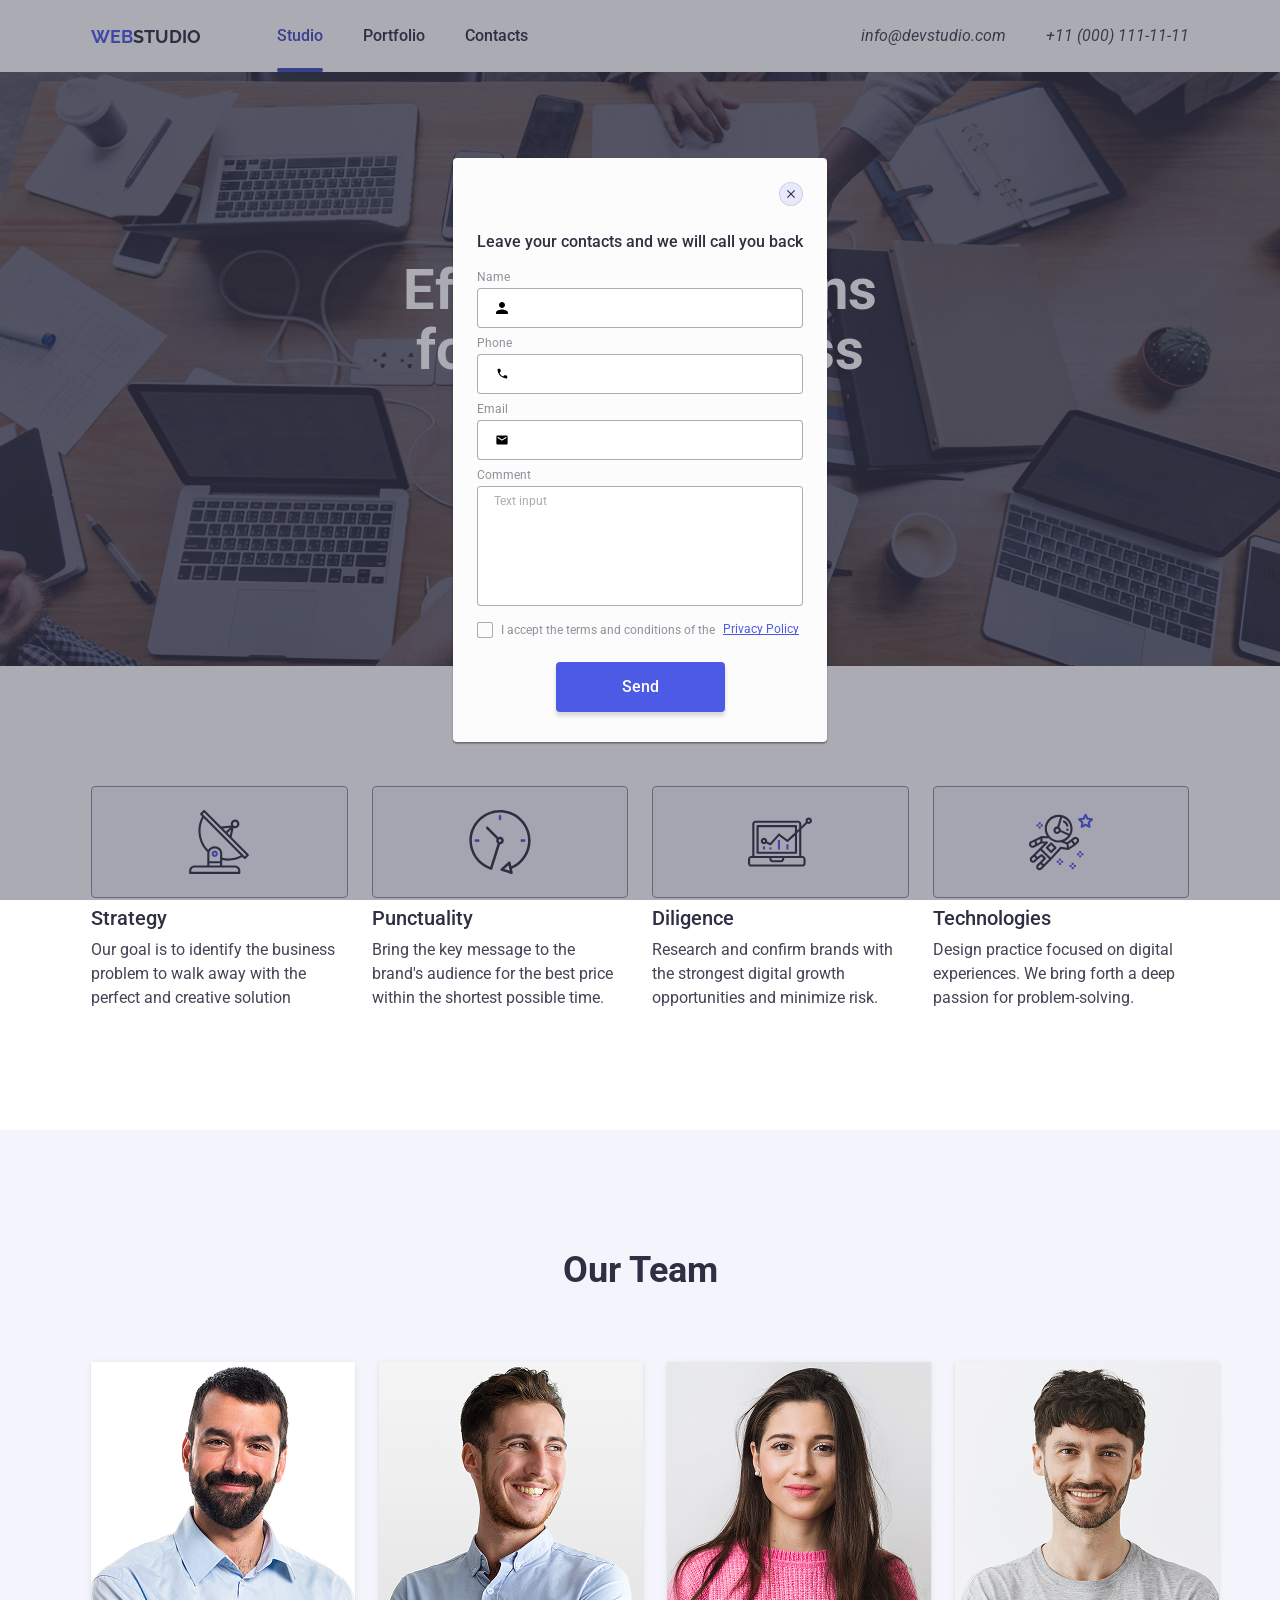
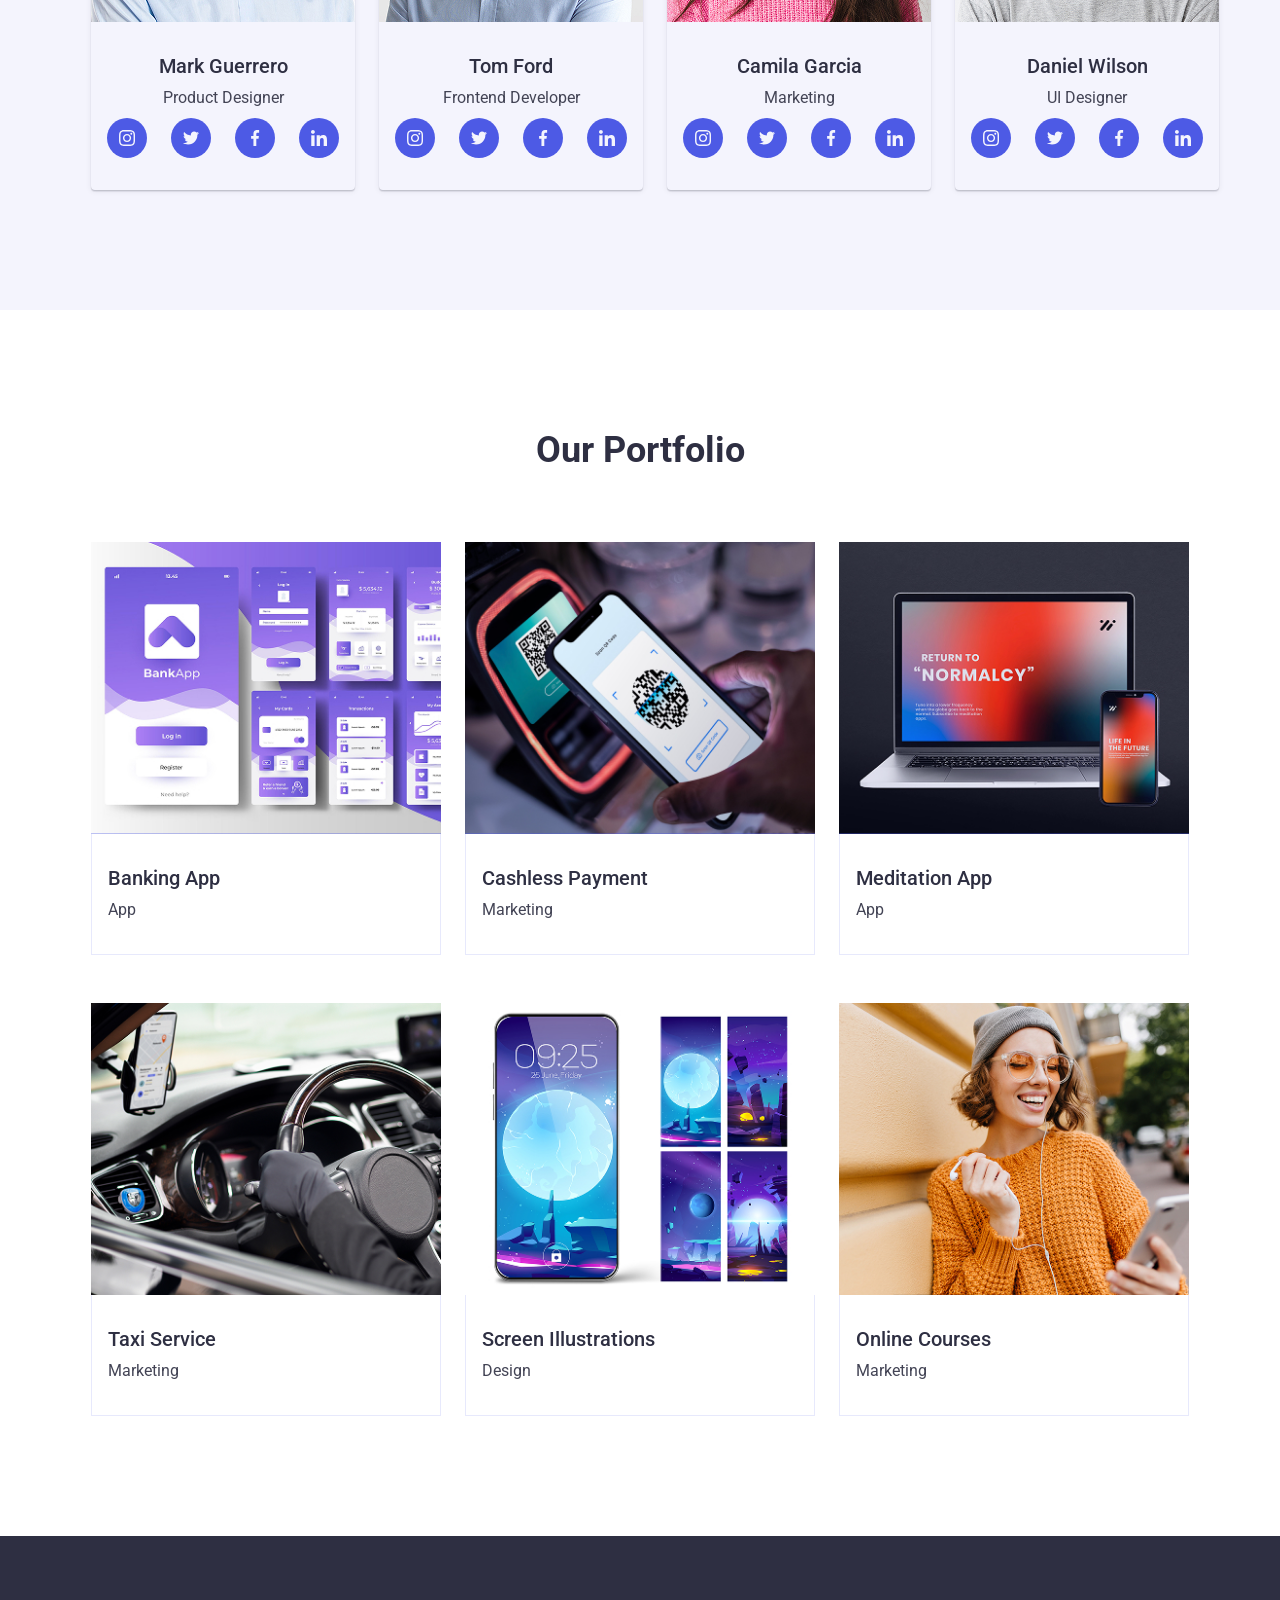
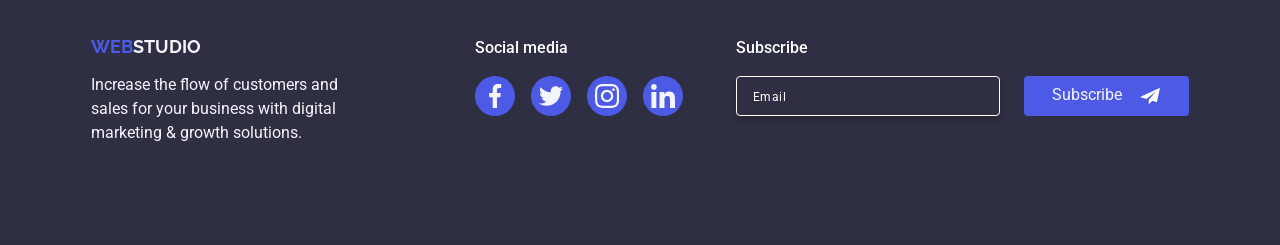
<file: module-05/index.html>
<!DOCTYPE html>
<html lang="en">

<head>
  <meta charset="UTF-8">
  <meta name="viewport" content="width=device-width, initial-scale=1.0">
  <link rel="stylesheet" href="https://cdnjs.cloudflare.com/ajax/libs/modern-normalize/3.0.1/modern-normalize.min.css"
    integrity="sha512-q6WgHqiHlKyOqslT/lgBgodhd03Wp4BEqKeW6nNtlOY4quzyG3VoQKFrieaCeSnuVseNKRGpGeDU3qPmabCANg=="
    crossorigin="anonymous" referrerpolicy="no-referrer" />
  <link rel="preconnect" href="https://fonts.googleapis.com">
  <link rel="preconnect" href="https://fonts.gstatic.com" crossorigin>
  <link href="https://fonts.googleapis.com/css2?family=Raleway:wght@700&family=Roboto:wght@100..900&display=swap"
    rel="stylesheet">
  <link rel="stylesheet" href="./css/style.css">
  <title>html&css module-05</title>
</head>

<body>

  <!-- Page Header -->
  <header class="header">
    <div class="container">
      <a class="logo" href="./index.html">
        <span>Web</span>Studio
      </a>
      <nav class="main-nav">
        <ul class="main-nav-list">
          <li class="main-nav-item"><a class="main-nav-link active" href="#">Studio</a></li>
          <li class="main-nav-item"><a class="main-nav-link" href="#">Portfolio</a></li>
          <li class="main-nav-item"><a class="main-nav-link" href="#">Contacts</a></li>
        </ul>
      </nav>
      <address class="contacts">
        <ul class="contacts-list">
          <li class="contacts-item"><a class="contacts-link" href="mailto:info@devstudio.com">info@devstudio.com</a>
          </li>
          <li class="contacts-item"><a class="contacts-link" href="tel:+110001111111">+11 (000) 111-11-11</a></li>
        </ul>
      </address>
    </div>
  </header>

  <!-- Page Main Content -->
  <main class="main">
    <!-- Hero Section -->
    <section class="hero">
      <div class="container">
        <h1 class="hero-title">Effective Solutions for Your Business</h1>
        <button class="hero-btn" type="button">Order Service</button>
      </div>
    </section>

    <!-- Features Section -->
    <section class="features">
      <div class="container">
        <h2 class="section-title visually-hidden">Our Features</h2>
        <ul class="features-list">
          <li class="features-item">
            <div class="features-item-icon-wrapper">
              <svg class="features-item-icon" width="64" height="64">
                <use href="./images/icons.svg#icon-antenna"></use>
              </svg>
            </div>
            <h3 class="features-item-title">Strategy</h3>
            <p class="features-item-text">
              Our goal is to identify the business
              problem to walk away with the perfect and creative solution
            </p>
          </li>
          <li class="features-item">
            <div class="features-item-icon-wrapper">
              <svg class="features-item-icon" width="64" height="64">
                <use href="./images/icons.svg#icon-clock"></use>
              </svg>
            </div>
            <h3 class="features-item-title">Punctuality</h3>
            <p class="features-item-text">
              Bring the key message to the brand's audience for the best price within the shortest possible time.
            </p>
          </li>
          <li class="features-item">
            <div class="features-item-icon-wrapper">
              <svg class="features-item-icon" width="64" height="64">
                <use href="./images/icons.svg#icon-diagram"></use>
              </svg>
            </div>
            <h3 class="features-item-title">Diligence</h3>
            <p class="features-item-text">
              Research and confirm brands with the strongest digital growth opportunities and minimize risk.
            </p>
          </li>
          <li class="features-item">
            <div class="features-item-icon-wrapper">
              <svg class="features-item-icon" width="64" height="64">
                <use href="./images/icons.svg#icon-astronaut"></use>
              </svg>
            </div>
            <h3 class="features-item-title">Technologies</h3>
            <p class="features-item-text">
              Design practice focused on digital experiences. We bring forth a deep passion for problem-solving.
            </p>
          </li>
        </ul>
      </div>
    </section>

    <!-- Team Section -->
    <section class="team">
      <div class="container">
        <h2 class="section-title">Our Team</h2>
        <ul class="team-list">
          <li class="team-item">
            <img src="./images/team/team-1.jpg" width="264" height="260" alt="Mark Guerrero, Product Designer">
            <div class="team-item-content">
              <h3 class="team-item-title">Mark Guerrero</h3>
              <p class="team-item-text">Product Designer</p>
              <ul class="team-item-socials">
                <li class="team-item-social"><a class="team-item-social-link" href="#"><svg width="16" height="16">
                      <use href="./images/icons.svg#icon-instagram"></use>
                    </svg></a></li>
                <li class="team-item-social"><a class="team-item-social-link" href="#"><svg width="16" height="16">
                      <use href="./images/icons.svg#icon-twitter"></use>
                    </svg></a></li>
                <li class="team-item-social"><a class="team-item-social-link" href="#"><svg width="16" height="16">
                      <use href="./images/icons.svg#icon-facebook"></use>
                    </svg></a></li>
                <li class="team-item-social"><a class="team-item-social-link" href="#"><svg width="16" height="16">
                      <use href="./images/icons.svg#icon-linkedin"></use>
                    </svg></a></li>
              </ul>
            </div>
          </li>
          <li class="team-item">
            <img src="./images/team/team-2.jpg" width="264" height="260" alt="Tom Ford, Frontend Developer">
            <div class="team-item-content">
              <h3 class="team-item-title">Tom Ford</h3>
              <p class="team-item-text">Frontend Developer</p>
              <ul class="team-item-socials">
                <li class="team-item-social"><a class="team-item-social-link" href="#"><svg width="16" height="16">
                      <use href="./images/icons.svg#icon-instagram"></use>
                    </svg></a></li>
                <li class="team-item-social"><a class="team-item-social-link" href="#"><svg width="16" height="16">
                      <use href="./images/icons.svg#icon-twitter"></use>
                    </svg></a></li>
                <li class="team-item-social"><a class="team-item-social-link" href="#"><svg width="16" height="16">
                      <use href="./images/icons.svg#icon-facebook"></use>
                    </svg></a></li>
                <li class="team-item-social"><a class="team-item-social-link" href="#"><svg width="16" height="16">
                      <use href="./images/icons.svg#icon-linkedin"></use>
                    </svg></a></li>
              </ul>
            </div>
          </li>
          <li class="team-item">
            <img src="./images/team/team-3.jpg" width="264" height="260" alt="Camila Garcia, Marketing">
            <div class="team-item-content">
              <h3 class="team-item-title">Camila Garcia</h3>
              <p class="team-item-text">Marketing</p>
              <ul class="team-item-socials">
                <li class="team-item-social"><a class="team-item-social-link" href="#"><svg width="16" height="16">
                      <use href="./images/icons.svg#icon-instagram"></use>
                    </svg></a></li>
                <li class="team-item-social"><a class="team-item-social-link" href="#"><svg width="16" height="16">
                      <use href="./images/icons.svg#icon-twitter"></use>
                    </svg></a></li>
                <li class="team-item-social"><a class="team-item-social-link" href="#"><svg width="16" height="16">
                      <use href="./images/icons.svg#icon-facebook"></use>
                    </svg></a></li>
                <li class="team-item-social"><a class="team-item-social-link" href="#"><svg width="16" height="16">
                      <use href="./images/icons.svg#icon-linkedin"></use>
                    </svg></a></li>
              </ul>
            </div>
          </li>
          <li class="team-item">
            <img src="./images/team/team-4.jpg" width="264" height="260" alt="Daniel Wilson, UI Designer">
            <div class="team-item-content">
              <h3 class="team-item-title">Daniel Wilson</h3>
              <p class="team-item-text">UI Designer</p>
              <ul class="team-item-socials">
                <li class="team-item-social"><a class="team-item-social-link" href="#"><svg width="16" height="16">
                      <use href="./images/icons.svg#icon-instagram"></use>
                    </svg></a></li>
                <li class="team-item-social"><a class="team-item-social-link" href="#"><svg width="16" height="16">
                      <use href="./images/icons.svg#icon-twitter"></use>
                    </svg></a></li>
                <li class="team-item-social"><a class="team-item-social-link" href="#"><svg width="16" height="16">
                      <use href="./images/icons.svg#icon-facebook"></use>
                    </svg></a></li>
                <li class="team-item-social"><a class="team-item-social-link" href="#"><svg width="16" height="16">
                      <use href="./images/icons.svg#icon-linkedin"></use>
                    </svg></a></li>
              </ul>
            </div>
          </li>
        </ul>
      </div>
    </section>

    <!-- Portfolio Section -->
    <section class="portfolio">
      <div class="container">
        <h2 class="section-title">Our Portfolio</h2>
        <ul class="portfolio-list">
          <li class="portfolio-item">
            <a class="portfolio-item-link" href="#">
              <div class="portfolio-item-image-wrapper">
                <img src="./images/portfolio/portfolio-1.jpg" width="360" height="300" alt="photo of Banking App">
                <div class="portfolio-item-image-overlay">
                  <p>14 Stylish and User-Friendly App Design Concepts · Task Manager App · Calorie Tracker App · Exotic
                    Fruit Ecommerce App · Cloud Storage App</p>
                </div>
              </div>
              <div class="portfolio-item-content">
                <h3 class="portfolio-item-title">Banking App</h3>
                <p>App</p>
              </div>
            </a>
          </li>
          <li class="portfolio-item">
            <a class="portfolio-item-link" href="#">
              <div class="portfolio-item-image-wrapper">
                <img src="./images/portfolio/portfolio-2.jpg" width="360" height="300" alt="photo of Cashless Payment">
                <div class="portfolio-item-image-overlay">
                  <p>14 Stylish and User-Friendly App Design Concepts · Task Manager App · Calorie Tracker App · Exotic
                    Fruit Ecommerce App · Cloud Storage App</p>
                </div>
              </div>
              <div class="portfolio-item-content">
                <h3 class="portfolio-item-title">Cashless Payment</h3>
                <p>Marketing</p>
              </div>
            </a>
          </li>
          <li class="portfolio-item">
            <a class="portfolio-item-link" href="#">
              <div class="portfolio-item-image-wrapper">
                <img src="./images/portfolio/portfolio-3.jpg" width="360" height="300" alt="photo of Meditation App">
                <div class="portfolio-item-image-overlay">
                  <p>14 Stylish and User-Friendly App Design Concepts · Task Manager App · Calorie Tracker App · Exotic
                    Fruit Ecommerce App · Cloud Storage App</p>
                </div>
              </div>
              <div class="portfolio-item-content">
                <h3 class="portfolio-item-title">Meditation App</h3>
                <p>App</p>
              </div>
            </a>
          </li>
          <li class="portfolio-item">
            <a class="portfolio-item-link" href="#">
              <div class="portfolio-item-image-wrapper">
                <img src="./images/portfolio/portfolio-4.jpg" width="360" height="300" alt="photo of Taxi Service">
                <div class="portfolio-item-image-overlay">
                  <p>14 Stylish and User-Friendly App Design Concepts · Task Manager App · Calorie Tracker App · Exotic
                    Fruit Ecommerce App · Cloud Storage App</p>
                </div>
              </div>
              <div class="portfolio-item-content">
                <h3 class="portfolio-item-title">Taxi Service</h3>
                <p>Marketing</p>
              </div>
            </a>
          </li>
          <li class="portfolio-item">
            <a class="portfolio-item-link" href="#">
              <div class="portfolio-item-image-wrapper">
                <img src="./images/portfolio/portfolio-5.jpg" width="360" height="300"
                  alt="photo of Screen Illustrations">
                <div class="portfolio-item-image-overlay">
                  <p>14 Stylish and User-Friendly App Design Concepts · Task Manager App · Calorie Tracker App · Exotic
                    Fruit Ecommerce App · Cloud Storage App</p>
                </div>
              </div>
              <div class="portfolio-item-content">
                <h3 class="portfolio-item-title">Screen Illustrations</h3>
                <p>Design</p>
              </div>
            </a>
          </li>
          <li class="portfolio-item">
            <a class="portfolio-item-link" href="#">
              <div class="portfolio-item-image-wrapper">
                <img src="./images/portfolio/portfolio-6.jpg" width="360" height="300" alt="photo of Online Courses">
                <div class="portfolio-item-image-overlay">
                  <p>14 Stylish and User-Friendly App Design Concepts · Task Manager App · Calorie Tracker App · Exotic
                    Fruit Ecommerce App · Cloud Storage App</p>
                </div>
              </div>
              <div class="portfolio-item-content">
                <h3 class="portfolio-item-title">Online Courses</h3>
                <p>Marketing</p>
              </div>
            </a>
          </li>
        </ul>
      </div>
    </section>
  </main>

  <!-- Page Footer -->
  <footer class="footer">
    <div class="container">
      <div class="footer-content">
        <a class="logo" href="./index.html">
          <span>Web</span>Studio
        </a>
        <p class="footer-text">Increase the flow of customers and sales for your business with digital marketing &
          growth
          solutions.
        </p>
      </div>
      <div class="footer-social">
        <h2 class="footer-title">Social media</h2>
        <ul class="footer-social-items">
          <li class="footer-social-item">
            <a class="footer-social-link" href="#">
              <svg class="footer-social-icon" width="24" height="24">
                <use href="./images/icons.svg#icon-facebook"></use>
              </svg>
            </a>
          </li>
          <li class="footer-social-item">
            <a class="footer-social-link" href="#">
              <svg class="footer-social-icon" width="24" height="24">
                <use href="./images/icons.svg#icon-twitter"></use>
              </svg>
            </a>
          </li>
          <li class="footer-social-item">
            <a class="footer-social-link" href="#">
              <svg class="footer-social-icon" width="24" height="24">
                <use href="./images/icons.svg#icon-instagram"></use>
              </svg>
            </a>
          </li>
          <li class="footer-social-item"><a class="footer-social-link" href="#">
              <svg class="footer-social-icon" width="24" height="24">
                <use href="./images/icons.svg#icon-linkedin"></use>
              </svg>
            </a>
          </li>
        </ul>
      </div>
      <div class="footer-sub">
        <h2 class="footer-title">Subscribe</h2>
        <form class="footer-sub-form">
          <input class="footer-sub-input" type="email" placeholder="Email">
          <button class="footer-sub-btn">Subscribe<svg class="footer-sub-btn-icon" width="24" height="20">
              <use href="./images/icons.svg#icon-airplane"></use>
            </svg></button>
        </form>
      </div>
    </div>
  </footer>

  <!-- Modal -->
  <div class="modal-overlay is-open">
    <div class="modal">
      <button class="modal-close-btn" type="button">
        <svg class="modal-close-btn-icon" width="8" height="8">
          <use href="./images/icons.svg#icon-close"></use>
        </svg>
      </button>
      <p class="modal-title">Leave your contacts and we will call you back</p>
      <form class="modal-form" action="#">
        <div class="modal-form-fields">
          <label class="modal-form-label"><span class="modal-form-label-text">Name</span>
            <div class="modal-form-input-wrapper">
              <svg class="modal-form-input-icon" width="18" height="18">
                <use href="./images/icons.svg#icon-person"></use>
              </svg>
              <input class="modal-form-input" type="text" name="name">
            </div>
          </label>
          <label class="modal-form-label"><span class="modal-form-label-text">Phone</span>
            <div class="modal-form-input-wrapper">
              <svg class="modal-form-input-icon" width="18" height="18">
                <use href="./images/icons.svg#icon-phone"></use>
              </svg>
              <input class="modal-form-input" type="phone" name="phone">
            </div>
          </label>
          <label class="modal-form-label"><span class="modal-form-label-text">Email</span>
            <div class="modal-form-input-wrapper">
              <svg class="modal-form-input-icon" width="18" height="18">
                <use href="./images/icons.svg#icon-email"></use>
              </svg>
              <input class="modal-form-input" type="email" name="email">
            </div>
          </label>
          <label class="modal-form-label"><span class="modal-form-label-text">Comment</span><textarea
              class="modal-form-textarea" name="comment" rows="8" placeholder="Text input"></textarea></label>
        </div>
        <label class="modal-form-checkbox-label">
          <input class="modal-form-checkbox visually-hidden" type="checkbox" name="privacy" value="true">
          <span class="modal-form-checkbox-icon">
            <svg width="10" height="8">
              <use href="./images/icons.svg#icon-check"></use>
            </svg>
          </span>
          I accept the terms and conditions of the <a class="modal-form-checkbox-link" href="#">Privacy Policy</a>
        </label>
        <button class="modal-submit-btn" type="submit">Send</button>
      </form>
    </div>
  </div>
  <script src="./js/main.js"></script>
</body>

</html>
</file>
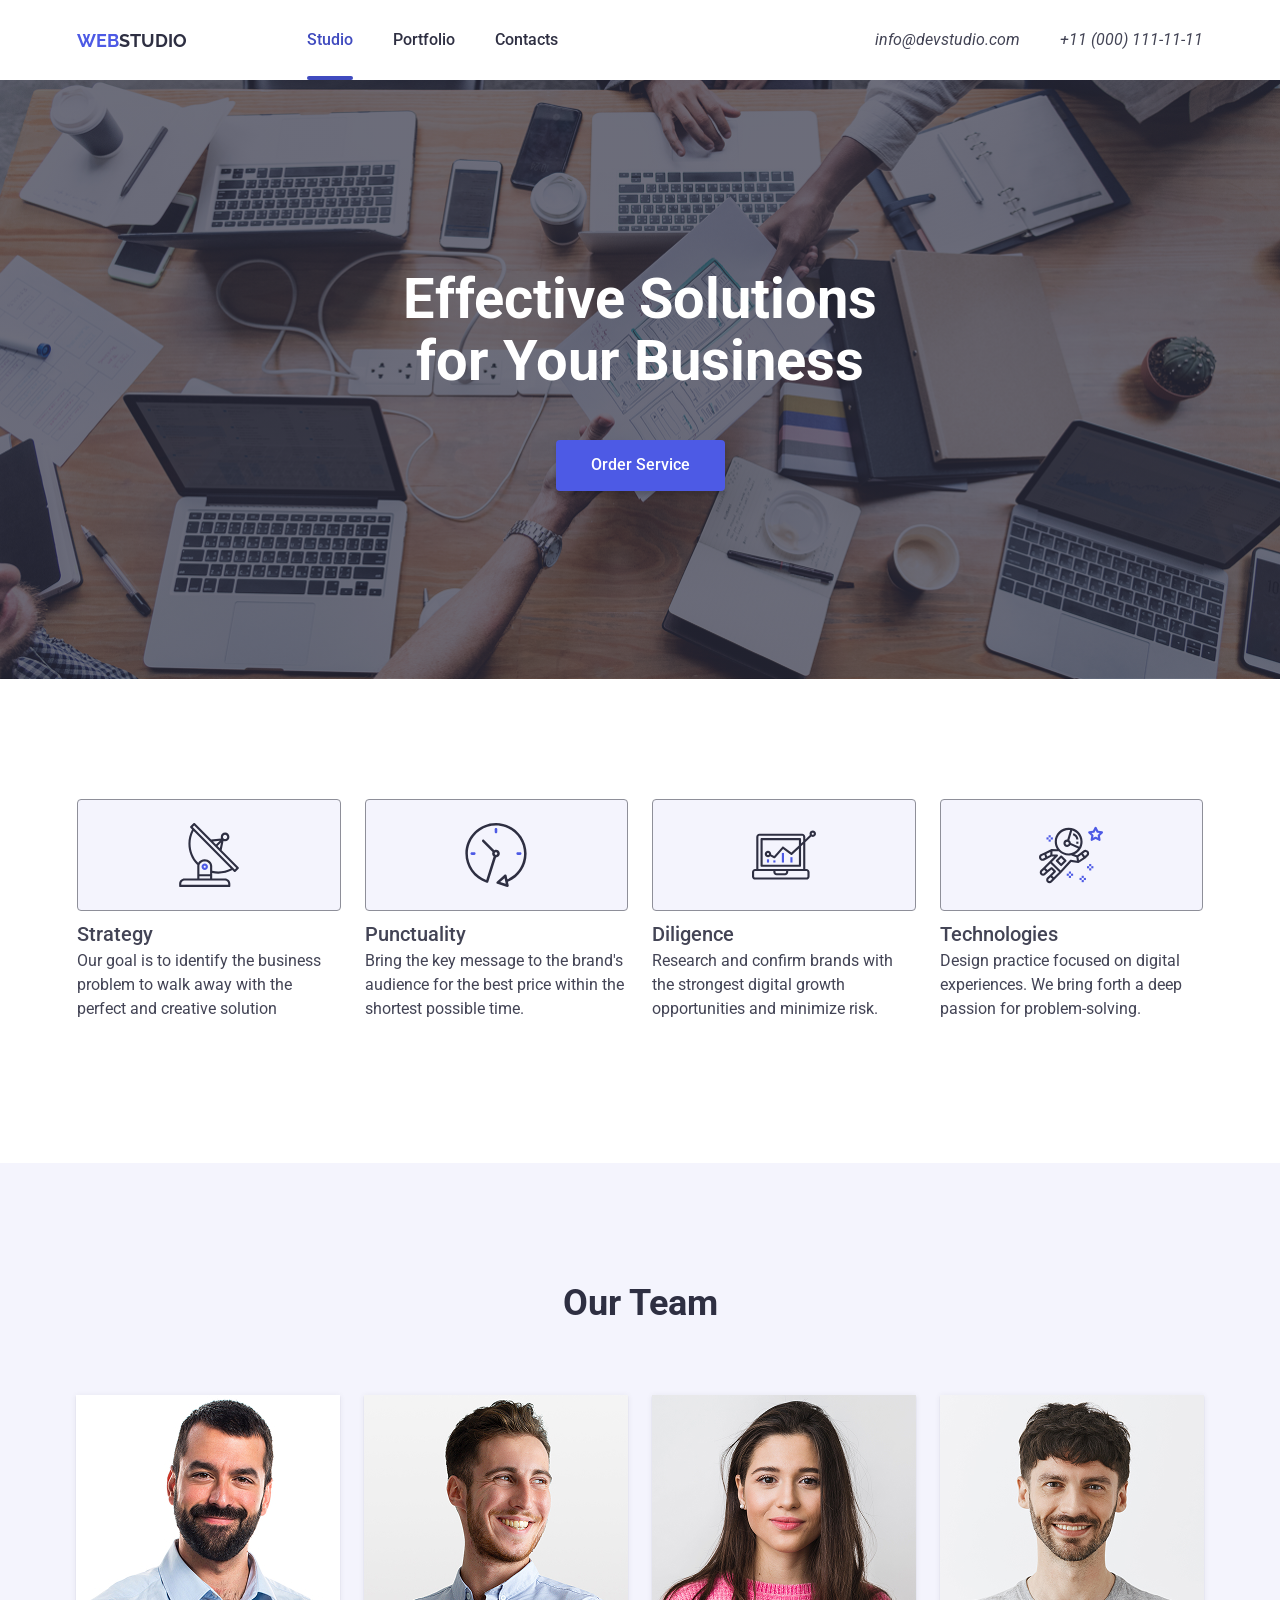
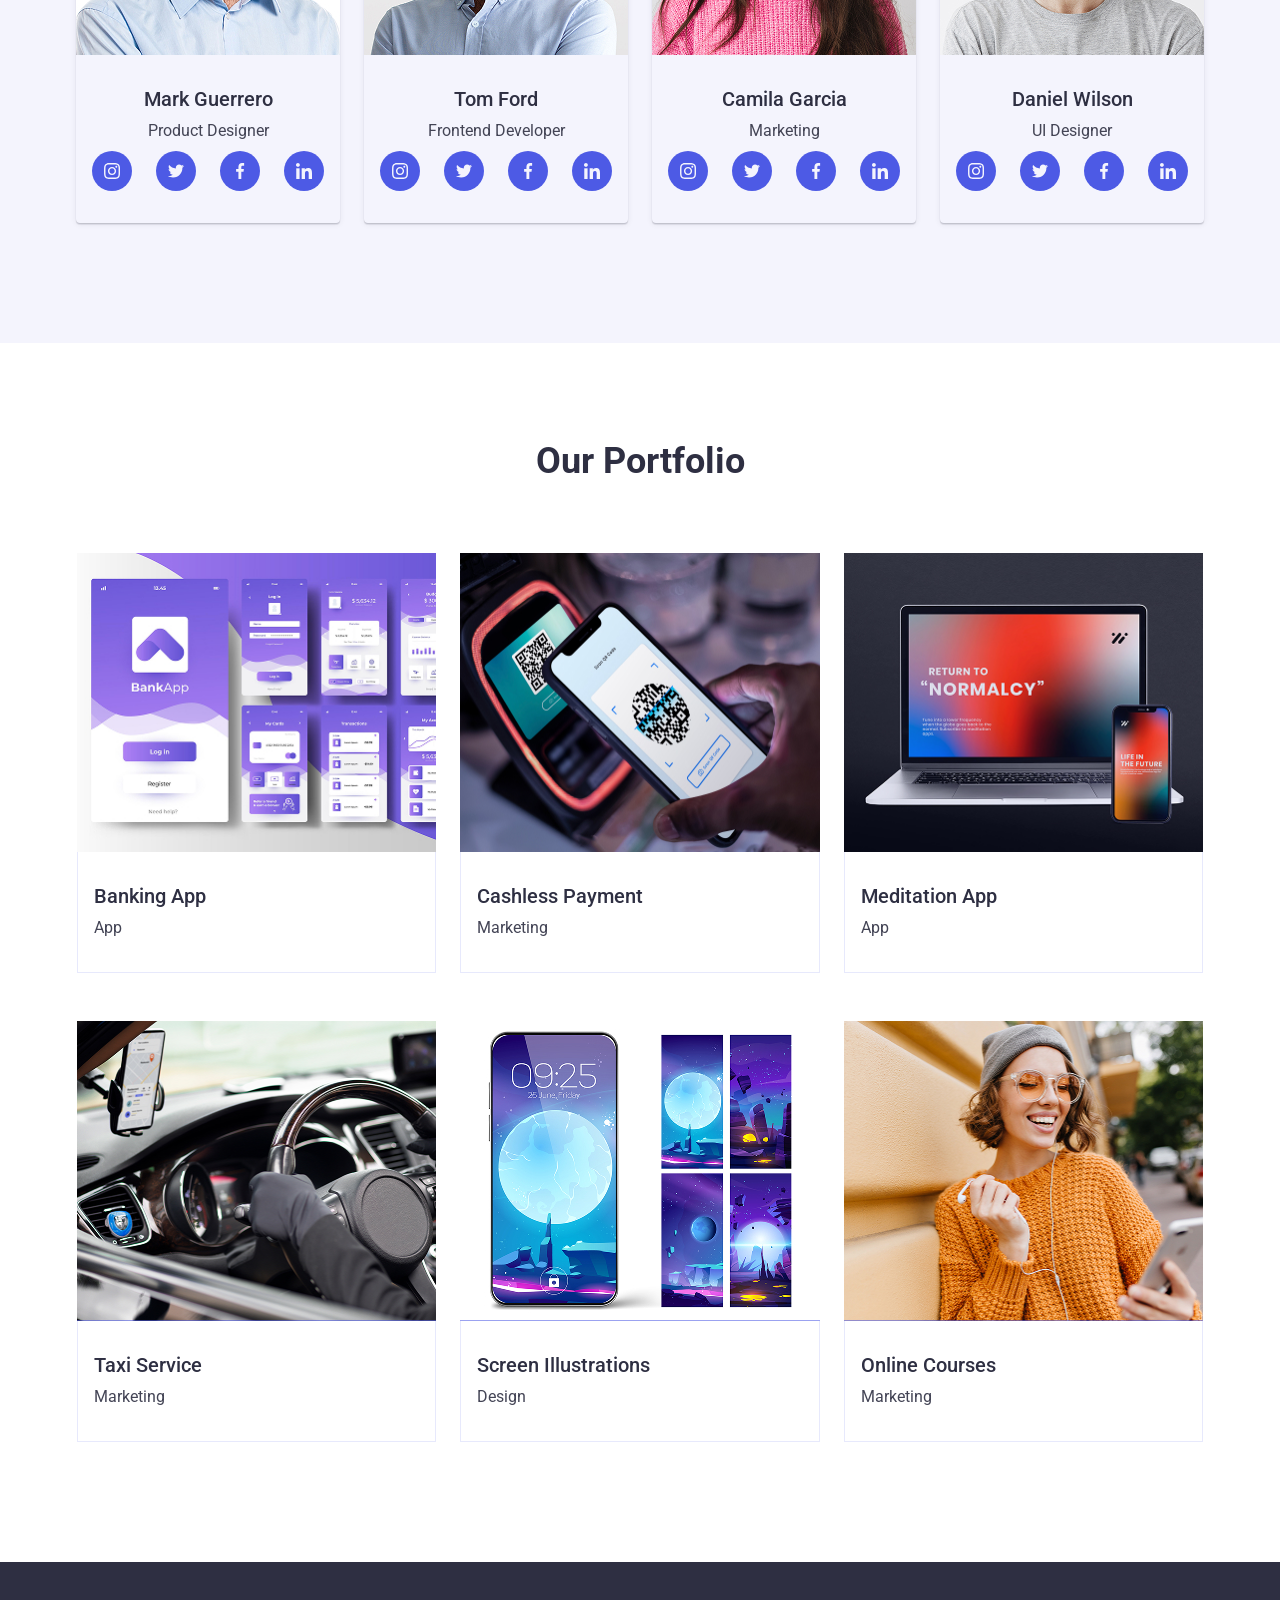
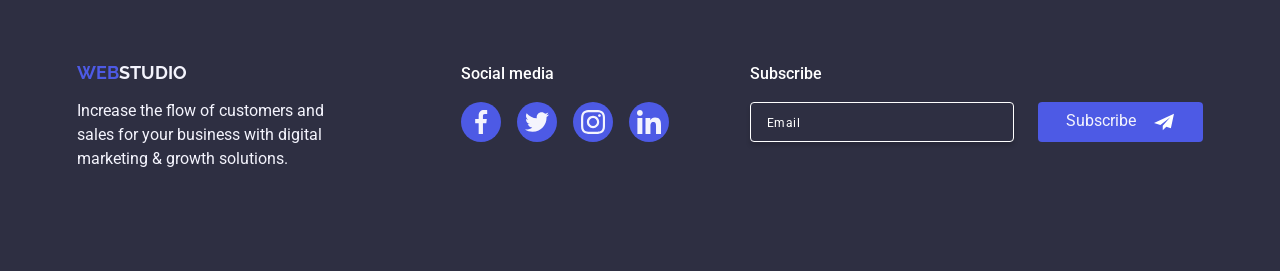
<file: module-06/index.html>
<!DOCTYPE html>
<html lang="en">

<head>
  <meta charset="UTF-8">
  <meta name="viewport" content="width=device-width, initial-scale=1.0">
  <link rel="stylesheet" href="https://cdnjs.cloudflare.com/ajax/libs/modern-normalize/3.0.1/modern-normalize.min.css"
    integrity="sha512-q6WgHqiHlKyOqslT/lgBgodhd03Wp4BEqKeW6nNtlOY4quzyG3VoQKFrieaCeSnuVseNKRGpGeDU3qPmabCANg=="
    crossorigin="anonymous" referrerpolicy="no-referrer" />
  <link rel="preconnect" href="https://fonts.googleapis.com">
  <link rel="preconnect" href="https://fonts.gstatic.com" crossorigin>
  <link href="https://fonts.googleapis.com/css2?family=Raleway:wght@700&family=Roboto:wght@100..900&display=swap"
    rel="stylesheet">
  <link rel="stylesheet" href="./css/style.css">
  <title>html&css module-06</title>
</head>

<body>

  <!-- Page Header -->
  <header class="header">
    <div class="container">
      <a class="logo" href="./index.html">
        <span>Web</span>Studio
      </a>
      <nav class="main-nav">
        <ul class="main-nav-list">
          <li class="main-nav-item"><a class="main-nav-link active" href="#">Studio</a></li>
          <li class="main-nav-item"><a class="main-nav-link" href="#">Portfolio</a></li>
          <li class="main-nav-item"><a class="main-nav-link" href="#">Contacts</a></li>
        </ul>
      </nav>
      <address class="contacts">
        <ul class="contacts-list">
          <li class="contacts-item"><a class="contacts-link" href="mailto:info@devstudio.com">info@devstudio.com</a>
          </li>
          <li class="contacts-item"><a class="contacts-link" href="tel:+110001111111">+11 (000) 111-11-11</a></li>
        </ul>
      </address>
      <button class="menu-btn" type="button">
        <svg class="menu-btn-icon" width="17" height="15">
          <use href="./images/icons.svg#icon-menu"></use>
        </svg>
      </button>
    </div>
  </header>

  <!-- Page Main Content -->
  <main class="main">
    <!-- Hero Section -->
    <section class="hero">
      <div class="container">
        <h1 class="hero-title">Effective Solutions for Your Business</h1>
        <button class="hero-btn" type="button">Order Service</button>
      </div>
    </section>

    <!-- Features Section -->
    <section class="features">
      <div class="container">
        <h2 class="section-title visually-hidden">Our Features</h2>
        <ul class="features-list">
          <li class="features-item">
            <div class="features-item-icon-wrapper">
              <svg class="features-item-icon" width="64" height="64">
                <use href="./images/icons.svg#icon-antenna"></use>
              </svg>
            </div>
            <h3 class="features-item-title">Strategy</h3>
            <p class="features-item-text">
              Our goal is to identify the business
              problem to walk away with the perfect and creative solution
            </p>
          </li>
          <li class="features-item">
            <div class="features-item-icon-wrapper">
              <svg class="features-item-icon" width="64" height="64">
                <use href="./images/icons.svg#icon-clock"></use>
              </svg>
            </div>
            <h3 class="features-item-title">Punctuality</h3>
            <p class="features-item-text">
              Bring the key message to the brand's audience for the best price within the shortest possible time.
            </p>
          </li>
          <li class="features-item">
            <div class="features-item-icon-wrapper">
              <svg class="features-item-icon" width="64" height="64">
                <use href="./images/icons.svg#icon-diagram"></use>
              </svg>
            </div>
            <h3 class="features-item-title">Diligence</h3>
            <p class="features-item-text">
              Research and confirm brands with the strongest digital growth opportunities and minimize risk.
            </p>
          </li>
          <li class="features-item">
            <div class="features-item-icon-wrapper">
              <svg class="features-item-icon" width="64" height="64">
                <use href="./images/icons.svg#icon-astronaut"></use>
              </svg>
            </div>
            <h3 class="features-item-title">Technologies</h3>
            <p class="features-item-text">
              Design practice focused on digital experiences. We bring forth a deep passion for problem-solving.
            </p>
          </li>
        </ul>
      </div>
    </section>

    <!-- Team Section -->
    <section class="team">
      <div class="container">
        <h2 class="section-title">Our Team</h2>
        <ul class="team-list">
          <li class="team-item">
            <img src="./images/team/team-1.jpg" width="264" height="260" srcset="./images/team/team-1@2x.jpg 2x"
              alt="Mark Guerrero, Product Designer">
            <div class="team-item-content">
              <h3 class="team-item-title">Mark Guerrero</h3>
              <p class="team-item-text">Product Designer</p>
              <ul class="team-item-socials">
                <li class="team-item-social"><a class="team-item-social-link" href="#"><svg width="16" height="16">
                      <use href="./images/icons.svg#icon-instagram"></use>
                    </svg></a></li>
                <li class="team-item-social"><a class="team-item-social-link" href="#"><svg width="16" height="16">
                      <use href="./images/icons.svg#icon-twitter"></use>
                    </svg></a></li>
                <li class="team-item-social"><a class="team-item-social-link" href="#"><svg width="16" height="16">
                      <use href="./images/icons.svg#icon-facebook"></use>
                    </svg></a></li>
                <li class="team-item-social"><a class="team-item-social-link" href="#"><svg width="16" height="16">
                      <use href="./images/icons.svg#icon-linkedin"></use>
                    </svg></a></li>
              </ul>
            </div>
          </li>
          <li class="team-item">
            <img src="./images/team/team-2.jpg" width="264" height="260" srcset="./images/team/team-2@2x.jpg 2x"
              alt="Tom Ford, Frontend Developer">
            <div class="team-item-content">
              <h3 class="team-item-title">Tom Ford</h3>
              <p class="team-item-text">Frontend Developer</p>
              <ul class="team-item-socials">
                <li class="team-item-social"><a class="team-item-social-link" href="#"><svg width="16" height="16">
                      <use href="./images/icons.svg#icon-instagram"></use>
                    </svg></a></li>
                <li class="team-item-social"><a class="team-item-social-link" href="#"><svg width="16" height="16">
                      <use href="./images/icons.svg#icon-twitter"></use>
                    </svg></a></li>
                <li class="team-item-social"><a class="team-item-social-link" href="#"><svg width="16" height="16">
                      <use href="./images/icons.svg#icon-facebook"></use>
                    </svg></a></li>
                <li class="team-item-social"><a class="team-item-social-link" href="#"><svg width="16" height="16">
                      <use href="./images/icons.svg#icon-linkedin"></use>
                    </svg></a></li>
              </ul>
            </div>
          </li>
          <li class="team-item">
            <img src="./images/team/team-3.jpg" width="264" height="260" srcset="./images/team/team-3@2x.jpg 2x"
              alt="Camila Garcia, Marketing">
            <div class="team-item-content">
              <h3 class="team-item-title">Camila Garcia</h3>
              <p class="team-item-text">Marketing</p>
              <ul class="team-item-socials">
                <li class="team-item-social"><a class="team-item-social-link" href="#"><svg width="16" height="16">
                      <use href="./images/icons.svg#icon-instagram"></use>
                    </svg></a></li>
                <li class="team-item-social"><a class="team-item-social-link" href="#"><svg width="16" height="16">
                      <use href="./images/icons.svg#icon-twitter"></use>
                    </svg></a></li>
                <li class="team-item-social"><a class="team-item-social-link" href="#"><svg width="16" height="16">
                      <use href="./images/icons.svg#icon-facebook"></use>
                    </svg></a></li>
                <li class="team-item-social"><a class="team-item-social-link" href="#"><svg width="16" height="16">
                      <use href="./images/icons.svg#icon-linkedin"></use>
                    </svg></a></li>
              </ul>
            </div>
          </li>
          <li class="team-item">
            <img src="./images/team/team-4.jpg" width="264" height="260" srcset="./images/team/team-4@2x.jpg 2x"
              alt="Daniel Wilson, UI Designer">
            <div class="team-item-content">
              <h3 class="team-item-title">Daniel Wilson</h3>
              <p class="team-item-text">UI Designer</p>
              <ul class="team-item-socials">
                <li class="team-item-social"><a class="team-item-social-link" href="#"><svg width="16" height="16">
                      <use href="./images/icons.svg#icon-instagram"></use>
                    </svg></a></li>
                <li class="team-item-social"><a class="team-item-social-link" href="#"><svg width="16" height="16">
                      <use href="./images/icons.svg#icon-twitter"></use>
                    </svg></a></li>
                <li class="team-item-social"><a class="team-item-social-link" href="#"><svg width="16" height="16">
                      <use href="./images/icons.svg#icon-facebook"></use>
                    </svg></a></li>
                <li class="team-item-social"><a class="team-item-social-link" href="#"><svg width="16" height="16">
                      <use href="./images/icons.svg#icon-linkedin"></use>
                    </svg></a></li>
              </ul>
            </div>
          </li>
        </ul>
      </div>
    </section>

    <!-- Portfolio Section -->
    <section class="portfolio">
      <div class="container">
        <h2 class="section-title">Our Portfolio</h2>
        <ul class="portfolio-list">
          <li class="portfolio-item">
            <a class="portfolio-item-link" href="#">
              <div class="portfolio-item-image-wrapper">
                <img src="./images/portfolio/portfolio-1.jpg" width="360"
                  srcset="./images/portfolio/portfolio-1@2x.jpg 2x" height="300" alt="photo of Banking App">
                <div class="portfolio-item-image-overlay">
                  <p>14 Stylish and User-Friendly App Design Concepts · Task Manager App · Calorie Tracker App · Exotic
                    Fruit Ecommerce App · Cloud Storage App</p>
                </div>
              </div>
              <div class="portfolio-item-content">
                <h3 class="portfolio-item-title">Banking App</h3>
                <p>App</p>
              </div>
            </a>
          </li>
          <li class="portfolio-item">
            <a class="portfolio-item-link" href="#">
              <div class="portfolio-item-image-wrapper">
                <img src="./images/portfolio/portfolio-2.jpg" width="360"
                  srcset="./images/portfolio/portfolio-2@2x.jpg 2x" height="300" alt="photo of Cashless Payment">
                <div class="portfolio-item-image-overlay">
                  <p>14 Stylish and User-Friendly App Design Concepts · Task Manager App · Calorie Tracker App · Exotic
                    Fruit Ecommerce App · Cloud Storage App</p>
                </div>
              </div>
              <div class="portfolio-item-content">
                <h3 class="portfolio-item-title">Cashless Payment</h3>
                <p>Marketing</p>
              </div>
            </a>
          </li>
          <li class="portfolio-item">
            <a class="portfolio-item-link" href="#">
              <div class="portfolio-item-image-wrapper">
                <img src="./images/portfolio/portfolio-3.jpg" width="360"
                  srcset="./images/portfolio/portfolio-3@2x.jpg 2x" height="300" alt="photo of Meditation App">
                <div class="portfolio-item-image-overlay">
                  <p>14 Stylish and User-Friendly App Design Concepts · Task Manager App · Calorie Tracker App · Exotic
                    Fruit Ecommerce App · Cloud Storage App</p>
                </div>
              </div>
              <div class="portfolio-item-content">
                <h3 class="portfolio-item-title">Meditation App</h3>
                <p>App</p>
              </div>
            </a>
          </li>
          <li class="portfolio-item">
            <a class="portfolio-item-link" href="#">
              <div class="portfolio-item-image-wrapper">
                <img src="./images/portfolio/portfolio-4.jpg" width="360"
                  srcset="./images/portfolio/portfolio-4@2x.jpg 2x" height="300" alt="photo of Taxi Service">
                <div class="portfolio-item-image-overlay">
                  <p>14 Stylish and User-Friendly App Design Concepts · Task Manager App · Calorie Tracker App · Exotic
                    Fruit Ecommerce App · Cloud Storage App</p>
                </div>
              </div>
              <div class="portfolio-item-content">
                <h3 class="portfolio-item-title">Taxi Service</h3>
                <p>Marketing</p>
              </div>
            </a>
          </li>
          <li class="portfolio-item">
            <a class="portfolio-item-link" href="#">
              <div class="portfolio-item-image-wrapper">
                <img src="./images/portfolio/portfolio-5.jpg" width="360"
                  srcset="./images/portfolio/portfolio-5@2x.jpg 2x" height="300" alt="photo of Screen Illustrations">
                <div class="portfolio-item-image-overlay">
                  <p>14 Stylish and User-Friendly App Design Concepts · Task Manager App · Calorie Tracker App · Exotic
                    Fruit Ecommerce App · Cloud Storage App</p>
                </div>
              </div>
              <div class="portfolio-item-content">
                <h3 class="portfolio-item-title">Screen Illustrations</h3>
                <p>Design</p>
              </div>
            </a>
          </li>
          <li class="portfolio-item">
            <a class="portfolio-item-link" href="#">
              <div class="portfolio-item-image-wrapper">
                <img src="./images/portfolio/portfolio-6.jpg" width="360"
                  srcset="./images/portfolio/portfolio-6@2x.jpg 2x" height="300" alt="photo of Online Courses">
                <div class="portfolio-item-image-overlay">
                  <p>14 Stylish and User-Friendly App Design Concepts · Task Manager App · Calorie Tracker App · Exotic
                    Fruit Ecommerce App · Cloud Storage App</p>
                </div>
              </div>
              <div class="portfolio-item-content">
                <h3 class="portfolio-item-title">Online Courses</h3>
                <p>Marketing</p>
              </div>
            </a>
          </li>
        </ul>
      </div>
    </section>
  </main>

  <!-- Page Footer -->
  <footer class="footer">
    <div class="container">
      <div class="footer-content">
        <a class="logo" href="./index.html">
          <span>Web</span>Studio
        </a>
        <p class="footer-text">Increase the flow of customers and sales for your business with digital marketing &
          growth solutions.
        </p>
      </div>
      <div class="footer-social">
        <h2 class="footer-title">Social media</h2>
        <ul class="footer-social-items">
          <li class="footer-social-item">
            <a class="footer-social-link" href="#">
              <svg class="footer-social-icon" width="24" height="24">
                <use href="./images/icons.svg#icon-facebook"></use>
              </svg>
            </a>
          </li>
          <li class="footer-social-item">
            <a class="footer-social-link" href="#">
              <svg class="footer-social-icon" width="24" height="24">
                <use href="./images/icons.svg#icon-twitter"></use>
              </svg>
            </a>
          </li>
          <li class="footer-social-item">
            <a class="footer-social-link" href="#">
              <svg class="footer-social-icon" width="24" height="24">
                <use href="./images/icons.svg#icon-instagram"></use>
              </svg>
            </a>
          </li>
          <li class="footer-social-item"><a class="footer-social-link" href="#">
              <svg class="footer-social-icon" width="24" height="24">
                <use href="./images/icons.svg#icon-linkedin"></use>
              </svg>
            </a>
          </li>
        </ul>
      </div>
      <div class="footer-sub">
        <h2 class="footer-title">Subscribe</h2>
        <form class="footer-sub-form">
          <input class="footer-sub-input" type="email" placeholder="Email">
          <button class="footer-sub-btn">Subscribe<svg class="footer-sub-btn-icon" width="24" height="20">
              <use href="./images/icons.svg#icon-airplane"></use>
            </svg></button>
        </form>
      </div>
    </div>
  </footer>

  <!-- Mobile Menu -->
  <div class="mobile-menu">
    <button class="close-btn mobile-menu-close-btn" type="button">
      <svg class="close-btn-icon" width="8" height="8">
        <use href="./images/icons.svg#icon-close"></use>
      </svg>
    </button>
    <ul class="mobile-menu-list">
      <li class="mobile-menu-item"><a class="mobile-menu-link active" href="#">Studio</a></li>
      <li class="mobile-menu-item"><a class="mobile-menu-link" href="#">Portfolio</a></li>
      <li class="mobile-menu-item"><a class="mobile-menu-link" href="#">Contacts</a></li>
    </ul>
    <div class="mobile-menu-bottom">
      <address class="mobile-menu-contacts">
        <ul class="mobile-menu-contacts-list">
          <li class="mobile-menu-contacts-item"><a class="mobile-menu-contacts-link mobile-menu-contacts-link--accent"
              href="tel:+110001111111">+11 (000)
              111-11-11</a>
          </li>
          <li class="mobile-menu-contacts-item"><a class="mobile-menu-contacts-link"
              href="mailto:info@devstudio.com">info@devstudio.com</a>
          </li>
        </ul>
      </address>
      <ul class="mobile-menu-social-items">
        <li class="mobile-menu-social-item">
          <a class="mobile-menu-social-link" href="#">
            <svg class="mobile-menu-social-icon" width="24" height="24">
              <use href="./images/icons.svg#icon-facebook"></use>
            </svg>
          </a>
        </li>
        <li class="mobile-menu-social-item">
          <a class="mobile-menu-social-link" href="#">
            <svg class="mobile-menu-social-icon" width="24" height="24">
              <use href="./images/icons.svg#icon-twitter"></use>
            </svg>
          </a>
        </li>
        <li class="mobile-menu-social-item">
          <a class="mobile-menu-social-link" href="#">
            <svg class="mobile-menu-social-icon" width="24" height="24">
              <use href="./images/icons.svg#icon-instagram"></use>
            </svg>
          </a>
        </li>
        <li class="mobile-menu-social-item"><a class="mobile-menu-social-link" href="#">
            <svg class="mobile-menu-social-icon" width="24" height="24">
              <use href="./images/icons.svg#icon-linkedin"></use>
            </svg>
          </a>
        </li>
      </ul>
    </div>
  </div>

  <!-- Modal -->
  <div class="modal-overlay">
    <div class="modal">
      <button class="close-btn modal-close-btn" type="button">
        <svg class="close-btn-icon" width="8" height="8">
          <use href="./images/icons.svg#icon-close"></use>
        </svg>
      </button>
      <p class="modal-title">Leave your contacts and we will call you back</p>
      <form class="modal-form" action="#">
        <div class="modal-form-fields">
          <label class="modal-form-label"><span class="modal-form-label-text">Name</span>
            <div class="modal-form-input-wrapper">
              <svg class="modal-form-input-icon" width="18" height="18">
                <use href="./images/icons.svg#icon-person"></use>
              </svg>
              <input class="modal-form-input" type="text" name="name">
            </div>
          </label>
          <label class="modal-form-label"><span class="modal-form-label-text">Phone</span>
            <div class="modal-form-input-wrapper">
              <svg class="modal-form-input-icon" width="18" height="18">
                <use href="./images/icons.svg#icon-phone"></use>
              </svg>
              <input class="modal-form-input" type="tel" name="phone">
            </div>
          </label>
          <label class="modal-form-label"><span class="modal-form-label-text">Email</span>
            <div class="modal-form-input-wrapper">
              <svg class="modal-form-input-icon" width="18" height="18">
                <use href="./images/icons.svg#icon-email"></use>
              </svg>
              <input class="modal-form-input" type="email" name="email">
            </div>
          </label>
          <label class="modal-form-label"><span class="modal-form-label-text">Comment</span><textarea
              class="modal-form-textarea" name="comment" rows="8" placeholder="Text input"></textarea></label>
        </div>
        <label class="modal-form-checkbox-label">
          <input class="modal-form-checkbox visually-hidden" type="checkbox" name="privacy" value="true">
          <span class="modal-form-checkbox-icon">
            <svg width="10" height="8">
              <use href="./images/icons.svg#icon-check"></use>
            </svg>
          </span>
          I accept the terms and conditions of the <a class="modal-form-checkbox-link" href="#">Privacy Policy</a>
        </label>
        <button class="modal-submit-btn" type="submit">Send</button>
      </form>
    </div>
  </div>

  <script src="./js/main.js"></script>
</body>

</html>
</file>
<file: module-02/css/style.css>
/* Reset / normalize */
*,
*::before,
*::after {
  box-sizing: border-box;
  margin: 0;
  padding: 0;
}

/* css-variables */
:root {
  /* font */
  --font-family: 'Roboto', sans-serif;
  --second-family: 'Raleway', sans-serif;
  --font-size-base: 16px;
  /* color */
  --iris: #4d5ae5;
  --ocean: #404bbf;
  --navy-blue: #2e2f42;
  --green: #31d0aa;
  --slate: #434455;
  --light-slate: #8e8f99;
  --cornflower: #e7e9fc;
  --cloud: #f4f4fd;
  --navy-blue-modal: rgba(46, 47, 66, 0.4);
  --grey: rgba(46, 47, 66, 0.7);
  --white: #fff;
  --dairy: #fcfcfc;
}

/* Basic tags */
html {
  box-sizing: border-box;
  font-size: var(--font-size-base);
}

body {
  font-family: var(--font-family);
  line-height: 1.5;
  color: var(--slate);
  background-color: var(--white);
}

a {
  text-decoration: none;
  color: inherit;
}

ul {
  list-style: none;
  padding: 0;
  margin: 0;
}

img {
  display: block;
  max-width: 100%;
  height: auto;
}

/* Header */
.header {
}

.logo {
  font-family: var(--second-family);
  font-weight: 700;
  font-size: 18px;
  line-height: 1.16667;
  text-transform: uppercase;
  color: var(--navy-blue);
}

.logo span {
  color: var(--iris);
}

.main-nav {
}

.main-nav-list {
}

.main-nav-item {
}

.main-nav-link {
  font-weight: 500;
  color: var(--navy-blue);
}

.contacts {
}

.contacts-list {
}

.contacts-item {
}

.contacts-link {
}

/* Main Content */
.main {
}

/* Hero Section */
.hero {
  background: var(--navy-blue);
}

.container {
}

.hero-title {
  font-weight: 700;
  font-size: 56px;
  line-height: 1.07143;
  text-align: center;
  color: var(--white);
}

.btn {
  font-weight: 500;
  color: var(--white);
  box-shadow: 0 4px 4px 0 rgba(0, 0, 0, 0.15);
  background: var(--iris);
}

/* Features Section */
.features {
}

.features-title,
.team-title,
.portfolio-title {
  font-weight: 700;
  font-size: 36px;
  line-height: 1.11111;
  text-align: center;
  color: var(--navy-blue);
}

.features-list {
}

.features-item {
}

.features-item-title,
.team-item-title,
.portfolio-item-title {
  font-weight: 500;
  font-size: 20px;
  line-height: 1.2;
  color: var(--navy-blue);
}

.features-item-text {
}

/* Team Section */
.team {
  background: var(--cloud);
}

.team-list {
}

.team-item {
}

/* Portfolio Section */
.portfolio {
}

.portfolio-list {
}

.portfolio-item {
}

/* Footer */
.footer {
  background: var(--navy-blue);
  color: var(--cloud);
}

.footer .logo {
  color: currentColor;
}
</file>
<file: module-03/css/style.css>
/* Reset / normalize */
*,
*::before,
*::after {
  box-sizing: border-box;
  margin: 0;
  padding: 0;
}

button {
  cursor: pointer;
}

button,
input {
  font-family: inherit;
}

/* css-variables */
:root {
  /* font */
  --font-family: 'Roboto', sans-serif;
  --second-family: 'Raleway', sans-serif;
  --font-size-base: 16px;
  /* color */
  --iris: #4d5ae5;
  --ocean: #404bbf;
  --navy-blue: #2e2f42;
  --green: #31d0aa;
  --slate: #434455;
  --light-slate: #8e8f99;
  --cornflower: #e7e9fc;
  --cloud: #f4f4fd;
  --navy-blue-modal: rgba(46, 47, 66, 0.4);
  --grey: rgba(46, 47, 66, 0.7);
  --white: #fff;
  --dairy: #fcfcfc;
}

/* Basic tags */
body {
  font-family: var(--font-family);
  font-size: var(--font-size-base);
  line-height: 1.5;
  color: var(--slate);
  background-color: var(--white);
}

a {
  text-decoration: none;
  color: inherit;
}

ul {
  list-style: none;
}

img {
  display: block;
  max-width: 100%;
  height: auto;
}

.container {
  max-width: 1128px;
  padding: 0 15px;
  margin: 0 auto;
}

.visually-hidden {
  position: absolute;
  width: 1px;
  height: 1px;
  margin: -1px;
  border: 0;
  padding: 0;
  white-space: nowrap;
  clip-path: inset(100%);
  clip: rect(0 0 0 0);
  overflow: hidden;
}

/* Header */
/* .header {
} */

.header .container {
  display: flex;
  align-items: center;
}

.logo {
  display: block;
  padding: 24px 0;
  font-family: var(--second-family);
  font-weight: 700;
  font-size: 18px;
  line-height: 1.16667;
  text-transform: uppercase;
  color: var(--navy-blue);
}

.logo span {
  color: var(--iris);
}

.main-nav {
  margin-left: 76px;
}

.main-nav-list {
  display: flex;
  align-items: center;
  gap: 40px;
}

/* .main-nav-item {
} */

.main-nav-link {
  display: block;
  padding-top: 24px;
  padding-bottom: 24px;
  font-weight: 500;
  color: var(--navy-blue);
}

.contacts {
  margin-left: auto;
}

.contacts-list {
  display: flex;
  align-items: center;
  gap: 40px;
}

/* .contacts-item {
} */

.contacts-link {
  display: block;
  padding-top: 24px;
  padding-bottom: 24px;
}

/* Main Content */
/* .main {
} */

/* Hero Section */
.hero {
  padding: 188px 0;
  background-color: var(--navy-blue);
}

.hero .container {
  text-align: center;
}

.hero-title {
  max-width: 496px;
  margin: 0 auto 48px;
  font-weight: 700;
  font-size: 56px;
  line-height: 1.07143;
  text-align: center;
  color: var(--white);
}

.hero-btn {
  display: inline-block;
  padding: 16px 32px;
  border-radius: 4px;
  font-weight: 500;
  color: var(--white);
  background-color: var(--iris);
  border: none;
  box-shadow: 0 4px 4px 0 rgba(0, 0, 0, 0.15);
}

/* Features Section */
.features {
  padding: 120px 0;
}

.features-title,
.team-title,
.portfolio-title {
  margin-bottom: 72px;
  font-weight: 700;
  font-size: 36px;
  line-height: 1.11111;
  text-align: center;
  color: var(--navy-blue);
}

.features-list {
  display: flex;
  gap: 24px;
}

.features-item {
  flex-basis: calc((100% - 72px) / 4);
}

.features-item-title,
.team-item-title,
.portfolio-item-title {
  margin-bottom: 8px;
  font-weight: 500;
  font-size: 20px;
  line-height: 1.2;
  color: var(--navy-blue);
}

/* Team Section */
.team {
  padding: 120px 0;
  background: var(--cloud);
}

.team-list {
  display: flex;
  gap: 24px;
}

.team-item {
  display: flex;
  flex-direction: column;
  flex-basis: calc((100% - 72px) / 4);
  border-radius: 0 0 4px 4px;
  box-shadow:
    0 2px 1px 0 rgba(46, 47, 66, 0.08),
    0 1px 1px 0 rgba(46, 47, 66, 0.16),
    0 1px 6px 0 rgba(46, 47, 66, 0.08);
}

.team-item-content {
  padding: 32px 16px;
  text-align: center;
}

/* Portfolio Section */
.portfolio {
  padding: 120px 0;
}

.portfolio-list {
  display: flex;
  flex-wrap: wrap;
  column-gap: 24px;
  row-gap: 48px;
}

.portfolio-item {
  display: flex;
  flex-direction: column;
  flex-basis: calc((100% - 48px) / 3);
}

.portfolio-item-content {
  padding: 32px 16px;
  border-bottom: 1px solid var(--cornflower);
  border-left: 1px solid var(--cornflower);
  border-right: 1px solid var(--cornflower);
}

/* Footer */
.footer {
  padding: 100px 0;
  background: var(--navy-blue);
  color: var(--cloud);
}

.footer .container {
  display: flex;
  flex-direction: column;
  gap: 16px;
}

.footer .logo {
  padding: 0;
  color: currentColor;
}

.footer-text {
  max-width: 264px;
}
</file>
<file: module-04/css/style.css>
/* Reset / normalize */
*,
*::before,
*::after {
  box-sizing: border-box;
  margin: 0;
  padding: 0;
}

button {
  cursor: pointer;
}

button,
input {
  font-family: inherit;
}

/* css-variables */
:root {
  /* font */
  --font-family: 'Roboto', sans-serif;
  --second-family: 'Raleway', sans-serif;
  --font-size-base: 16px;
  /* color */
  --iris: #4d5ae5;
  --ocean: #404bbf;
  --navy-blue: #2e2f42;
  --green: #31d0aa;
  --slate: #434455;
  --light-slate: #8e8f99;
  --cornflower: #e7e9fc;
  --cloud: #f4f4fd;
  --navy-blue-modal: rgba(46, 47, 66, 0.4);
  --grey: rgba(46, 47, 66, 0.7);
  --white: #fff;
  --dairy: #fcfcfc;
}

/* Basic tags */
body {
  font-family: var(--font-family);
  font-size: var(--font-size-base);
  line-height: 1.5;
  color: var(--slate);
  background-color: var(--white);
}

a {
  text-decoration: none;
  color: inherit;
}

ul {
  list-style: none;
}

img {
  display: block;
  max-width: 100%;
  height: auto;
}

.container {
  max-width: 1128px;
  padding: 0 15px;
  margin: 0 auto;
}

.visually-hidden {
  position: absolute;
  width: 1px;
  height: 1px;
  margin: -1px;
  border: 0;
  padding: 0;
  white-space: nowrap;
  clip-path: inset(100%);
  clip: rect(0 0 0 0);
  overflow: hidden;
}

/* Header */

.header .container {
  display: flex;
  align-items: center;
}

.logo {
  display: block;
  padding: 24px 0;
  font-family: var(--second-family);
  font-weight: 700;
  font-size: 18px;
  line-height: 1.16667;
  text-transform: uppercase;
  color: var(--navy-blue);
}

.logo span {
  color: var(--iris);
}

.main-nav {
  margin-left: 76px;
}

.main-nav-list {
  display: flex;
  align-items: center;
  gap: 40px;
}

.main-nav-link {
  position: relative;
  display: block;
  padding-top: 24px;
  padding-bottom: 24px;
  font-weight: 500;
  color: var(--navy-blue);
}

.main-nav-link::after {
  content: '';
  position: absolute;
  left: 0;
  bottom: 0;
  display: block;
  width: 0;
  height: 4px;
  background-color: var(--ocean);
  border-radius: 2px;
  transition: width 250ms ease-in-out;
}

.main-nav-link.active {
  color: var(--ocean);
}

.main-nav-link.active::after {
  width: 100%;
}

.contacts {
  margin-left: auto;
}

.contacts-list {
  display: flex;
  align-items: center;
  gap: 40px;
}

.contacts-link {
  display: block;
  padding: 24px 0;
}

.main-nav-link,
.contacts-link {
  transition: color 250ms cubic-bezier(0.4, 0, 0.2, 1);
}

.main-nav-link:hover,
.main-nav-link:focus,
.contacts-link:hover,
.contacts-link:focus {
  color: var(--ocean);
}

/* Main Content */

/* Hero Section */
.hero {
  max-width: 1440px;
  margin: 0 auto;
  padding: 188px 0;
  background-color: var(--navy-blue);
  background-image:
    linear-gradient(to bottom, rgba(46, 47, 66, 0.7), rgba(46, 47, 66, 0.7)),
    url(../images/hero_bg.jpg);
  background-repeat: no-repeat;
  background-position: center center;
  background-size: cover;
}

.hero .container {
  text-align: center;
}

.hero-title {
  max-width: 496px;
  margin: 0 auto 48px;
  font-weight: 700;
  font-size: 56px;
  line-height: 1.07143;
  text-align: center;
  color: var(--white);
}

.hero-btn {
  display: inline-block;
  min-width: 169px;
  padding: 16px 32px;
  border-radius: 4px;
  font-weight: 500;
  color: var(--white);
  background-color: var(--iris);
  border: none;
  box-shadow: 0 4px 4px 0 rgba(0, 0, 0, 0.15);
  transition: background-color 250ms cubic-bezier(0.4, 0, 0.2, 1);
}

.hero-btn:hover,
.hero-btn:focus {
  background-color: var(--ocean);
}

/* Features Section */
.features {
  padding: 120px 0;
}

.section-title {
  margin-bottom: 72px;
  font-weight: 700;
  font-size: 36px;
  line-height: 1.11111;
  text-align: center;
  color: var(--navy-blue);
}

.features-list {
  display: flex;
  gap: 24px;
}

.features-item {
  flex-basis: calc((100% - 72px) / 4);
}

.features-item-icon-wrapper {
  display: flex;
  justify-content: center;
  align-items: center;
  width: 100%;
  height: 112px;
  margin-bottom: 8px;
  background: var(--cloud);
  border: 1px solid var(--light-slate);
  border-radius: 4px;
}

.features-item-title,
.team-item-title,
.portfolio-item-title {
  margin-bottom: 8px;
  font-weight: 500;
  font-size: 20px;
  line-height: 1.2;
  color: var(--navy-blue);
}

/* Team Section */
.team {
  padding: 120px 0;
  background: var(--cloud);
}

.team-list {
  display: flex;
  gap: 24px;
}

.team-item {
  display: flex;
  flex-direction: column;
  flex-basis: calc((100% - 72px) / 4);
  border-radius: 0 0 4px 4px;
  box-shadow:
    0 2px 1px 0 rgba(46, 47, 66, 0.08),
    0 1px 1px 0 rgba(46, 47, 66, 0.16),
    0 1px 6px 0 rgba(46, 47, 66, 0.08);
}

.team-item-content {
  padding: 32px 16px;
  text-align: center;
}

.team-item-text {
  margin-bottom: 8px;
}

.team-item-socials {
  display: flex;
  justify-content: center;
  gap: 24px;
}

.team-item-social-link {
  display: flex;
  justify-content: center;
  align-items: center;
  width: 40px;
  height: 40px;
  color: var(--cloud);
  background-color: var(--iris);
  border-radius: 50%;
  transition: background-color 250ms cubic-bezier(0.4, 0, 0.2, 1);
}

.team-item-social-link:hover,
.team-item-social-link:focus {
  background-color: var(--ocean);
}

.team-item-social-link svg {
  fill: currentColor;
}

/* Portfolio Section */
.portfolio {
  padding: 120px 0;
}

.portfolio-list {
  display: flex;
  flex-wrap: wrap;
  column-gap: 24px;
  row-gap: 48px;
}

.portfolio-item {
  display: flex;
  flex-direction: column;
  flex-basis: calc((100% - 48px) / 3);
}

.portfolio-item-link {
  display: block;
  transition: box-shadow 250ms cubic-bezier(0.4, 0, 0.2, 1);
}

.portfolio-item-link:hover,
.portfolio-item-link:focus {
  box-shadow:
    0px 1px 6px rgba(46, 47, 66, 0.08),
    0px 1px 1px rgba(46, 47, 66, 0.16),
    0px 2px 1px rgba(46, 47, 66, 0.08);
}

.portfolio-item-image-wrapper {
  position: relative;
  overflow: hidden;
}

.portfolio-item-image-overlay {
  position: absolute;
  top: 0;
  left: 0;
  display: flex;
  justify-content: center;
  align-items: center;
  width: 100%;
  height: 100%;
  padding: 40px 32px;
  color: var(--cloud);
  background-color: var(--iris);
  transform: translateY(100%);
  transition: transform 250ms cubic-bezier(0.4, 0, 0.2, 1);
}

.portfolio-item-link:hover .portfolio-item-image-overlay,
.portfolio-item-link:focus .portfolio-item-image-overlay {
  transform: translateY(0);
}

.portfolio-item-content {
  padding: 32px 16px;
  border-bottom: 1px solid var(--cornflower);
  border-left: 1px solid var(--cornflower);
  border-right: 1px solid var(--cornflower);
}

/* Footer */
.footer {
  padding: 100px 0;
  background: var(--navy-blue);
  color: var(--cloud);
}

.footer .container {
  display: flex;
}

.footer-content {
  max-width: 264px;
}

.footer .logo {
  margin-bottom: 16px;
  padding: 0;
  color: currentColor;
}

.footer-social {
  margin-left: 120px;
}

.footer-social-title {
  margin-bottom: 16px;
  font-weight: 500;
  font-size: var(--font-size-base);
  line-height: 1.5;
  color: var(--white);
}

.footer-social-items {
  display: flex;
  gap: 16px;
}

.footer-social-link {
  display: flex;
  justify-content: center;
  align-items: center;
  width: 40px;
  height: 40px;
  color: var(--cloud);
  background-color: var(--iris);
  border-radius: 50%;
  transition: background-color 250ms cubic-bezier(0.4, 0, 0.2, 1);
}

.footer-social-icon {
  fill: currentColor;
}

.footer-social-link:hover,
.footer-social-link:focus {
  background-color: var(--green);
}
</file>
<file: module-05/css/style.css>
/* Reset / normalize */
*,
*::before,
*::after {
  box-sizing: border-box;
  margin: 0;
  padding: 0;
}

a {
  text-decoration: none;
  color: inherit;
}

ul {
  list-style: none;
}

img {
  display: block;
  max-width: 100%;
  height: auto;
}

button {
  cursor: pointer;
}

input,
textarea,
select,
button {
  font-family: inherit;
  font-size: inherit;
  color: inherit;
}

input,
textarea {
  border: none;
  outline: none;
}

/* css-variables */
:root {
  /* font */
  --font-family: 'Roboto', sans-serif;
  --second-family: 'Raleway', sans-serif;
  --font-size-base: 16px;
  /* color */
  --iris: #4d5ae5;
  --ocean: #404bbf;
  --navy-blue: #2e2f42;
  --green: #31d0aa;
  --slate: #434455;
  --light-slate: #8e8f99;
  --cornflower: #e7e9fc;
  --cloud: #f4f4fd;
  --navy-blue-modal: rgba(46, 47, 66, 0.4);
  --grey: rgba(46, 47, 66, 0.7);
  --white: #fff;
  --dairy: #fcfcfc;
}

/* Basic tags */
body {
  font-family: var(--font-family);
  font-size: var(--font-size-base);
  line-height: 1.5;
  color: var(--slate);
  background-color: var(--white);
}

.container {
  max-width: 1128px;
  padding: 0 15px;
  margin: 0 auto;
}

.visually-hidden {
  position: absolute;
  width: 1px;
  height: 1px;
  margin: -1px;
  border: 0;
  padding: 0;
  white-space: nowrap;
  clip-path: inset(100%);
  clip: rect(0 0 0 0);
  overflow: hidden;
}

/* Header */

.header .container {
  display: flex;
  align-items: center;
}

.logo {
  display: block;
  padding: 24px 0;
  font-family: var(--second-family);
  font-weight: 700;
  font-size: 18px;
  line-height: 1.16667;
  text-transform: uppercase;
  color: var(--navy-blue);
}

.logo span {
  color: var(--iris);
}

.main-nav {
  margin-left: 76px;
}

.main-nav-list {
  display: flex;
  align-items: center;
  gap: 40px;
}

.main-nav-link {
  position: relative;
  display: block;
  padding-top: 24px;
  padding-bottom: 24px;
  font-weight: 500;
  color: var(--navy-blue);
}

.main-nav-link::after {
  content: '';
  position: absolute;
  left: 0;
  bottom: 0;
  display: block;
  width: 0;
  height: 4px;
  background-color: var(--ocean);
  border-radius: 2px;
  transition: width 250ms ease-in-out;
}

.main-nav-link.active {
  color: var(--ocean);
}

.main-nav-link.active::after {
  width: 100%;
}

.contacts {
  margin-left: auto;
}

.contacts-list {
  display: flex;
  align-items: center;
  gap: 40px;
}

.contacts-link {
  display: block;
  padding: 24px 0;
}

.main-nav-link,
.contacts-link {
  transition: color 250ms cubic-bezier(0.4, 0, 0.2, 1);
}

.main-nav-link:hover,
.main-nav-link:focus,
.contacts-link:hover,
.contacts-link:focus {
  color: var(--ocean);
}

/* Main Content */

/* Hero Section */
.hero {
  max-width: 1440px;
  margin: 0 auto;
  padding: 188px 0;
  background-color: var(--navy-blue);
  background-image:
    linear-gradient(to bottom, rgba(46, 47, 66, 0.7), rgba(46, 47, 66, 0.7)),
    url(../images/hero_bg.jpg);
  background-repeat: no-repeat;
  background-position: center center;
  background-size: cover;
}

.hero .container {
  text-align: center;
}

.hero-title {
  max-width: 496px;
  margin: 0 auto 48px;
  font-weight: 700;
  font-size: 56px;
  line-height: 1.07143;
  text-align: center;
  color: var(--white);
}

.hero-btn {
  display: inline-block;
  width: 169px;
  padding: 16px 32px;
  border-radius: 4px;
  font-weight: 500;
  color: var(--white);
  background-color: var(--iris);
  border: none;
  box-shadow: 0 4px 4px 0 rgba(0, 0, 0, 0.15);
  transition: background-color 250ms cubic-bezier(0.4, 0, 0.2, 1);
}

.hero-btn:hover,
.hero-btn:focus {
  background-color: var(--ocean);
}

/* Features Section */
.features {
  padding: 120px 0;
}

.section-title {
  margin-bottom: 72px;
  font-weight: 700;
  font-size: 36px;
  line-height: 1.11111;
  text-align: center;
  color: var(--navy-blue);
}

.features-list {
  display: flex;
  gap: 24px;
}

.features-item {
  flex-basis: calc((100% - 72px) / 4);
}

.features-item-icon-wrapper {
  display: flex;
  justify-content: center;
  align-items: center;
  width: 100%;
  height: 112px;
  margin-bottom: 8px;
  background: var(--cloud);
  border: 1px solid var(--light-slate);
  border-radius: 4px;
}

.features-item-title,
.team-item-title,
.portfolio-item-title {
  margin-bottom: 8px;
  font-weight: 500;
  font-size: 20px;
  line-height: 1.2;
  color: var(--navy-blue);
}

/* Team Section */
.team {
  padding: 120px 0;
  background: var(--cloud);
}

.team-list {
  display: flex;
  gap: 24px;
}

.team-item {
  display: flex;
  flex-direction: column;
  flex-basis: calc((100% - 72px) / 4);
  border-radius: 0 0 4px 4px;
  box-shadow:
    0 2px 1px 0 rgba(46, 47, 66, 0.08),
    0 1px 1px 0 rgba(46, 47, 66, 0.16),
    0 1px 6px 0 rgba(46, 47, 66, 0.08);
}

.team-item-content {
  padding: 32px 16px;
  text-align: center;
}

.team-item-text {
  margin-bottom: 8px;
}

.team-item-socials {
  display: flex;
  justify-content: center;
  gap: 24px;
}

.team-item-social-link {
  display: flex;
  justify-content: center;
  align-items: center;
  width: 40px;
  height: 40px;
  color: var(--cloud);
  background-color: var(--iris);
  border-radius: 50%;
  transition: background-color 250ms cubic-bezier(0.4, 0, 0.2, 1);
}

.team-item-social-link:hover,
.team-item-social-link:focus {
  background-color: var(--ocean);
}

.team-item-social-link svg {
  fill: currentColor;
}

/* Portfolio Section */
.portfolio {
  padding: 120px 0;
}

.portfolio-list {
  display: flex;
  flex-wrap: wrap;
  column-gap: 24px;
  row-gap: 48px;
}

.portfolio-item {
  display: flex;
  flex-direction: column;
  flex-basis: calc((100% - 48px) / 3);
}

.portfolio-item-link {
  display: block;
  transition: box-shadow 250ms cubic-bezier(0.4, 0, 0.2, 1);
}

.portfolio-item-link:hover,
.portfolio-item-link:focus {
  box-shadow:
    0px 1px 6px rgba(46, 47, 66, 0.08),
    0px 1px 1px rgba(46, 47, 66, 0.16),
    0px 2px 1px rgba(46, 47, 66, 0.08);
}

.portfolio-item-image-wrapper {
  position: relative;
  overflow: hidden;
}

.portfolio-item-image-overlay {
  position: absolute;
  top: 0;
  left: 0;
  display: flex;
  justify-content: center;
  align-items: center;
  width: 100%;
  height: 100%;
  padding: 40px 32px;
  color: var(--cloud);
  background-color: var(--iris);
  transform: translateY(100%);
  transition: transform 250ms cubic-bezier(0.4, 0, 0.2, 1);
}

.portfolio-item-link:hover .portfolio-item-image-overlay,
.portfolio-item-link:focus .portfolio-item-image-overlay {
  transform: translateY(0);
}

.portfolio-item-content {
  padding: 32px 16px;
  border-bottom: 1px solid var(--cornflower);
  border-left: 1px solid var(--cornflower);
  border-right: 1px solid var(--cornflower);
}

/* Footer */
.footer {
  padding: 100px 0;
  background: var(--navy-blue);
  color: var(--cloud);
}

.footer .container {
  display: flex;
}

.footer-content {
  max-width: 264px;
}

.footer .logo {
  margin-bottom: 16px;
  padding: 0;
  color: currentColor;
}

.footer-social {
  margin-left: 120px;
}

.footer-title {
  margin-bottom: 16px;
  font-weight: 500;
  font-size: var(--font-size-base);
  line-height: 1.5;
  color: var(--white);
}

.footer-social-items {
  display: flex;
  gap: 16px;
}

.footer-social-link {
  display: flex;
  justify-content: center;
  align-items: center;
  width: 40px;
  height: 40px;
  color: var(--cloud);
  background-color: var(--iris);
  border-radius: 50%;
  transition: background-color 250ms cubic-bezier(0.4, 0, 0.2, 1);
}

.footer-social-icon {
  fill: currentColor;
}

.footer-social-link:hover,
.footer-social-link:focus {
  background-color: var(--green);
}

.footer-sub {
  margin-left: auto;
}

.footer-sub-form {
  display: flex;
  gap: 24px;
}

.footer-sub-input {
  padding: 8px 16px;
  width: 264px;
  height: 40px;
  border: 1px solid var(--white);
  border-radius: 4px;
  background-color: transparent;
  box-shadow: 0 4px 4px 0 rgba(0, 0, 0, 0.15);
}

.footer-sub-form:focus-within .footer-sub-input {
  border: 1px solid var(--iris);
}

.footer-sub-input::placeholder {
  font-size: 12px;
  line-height: 2;
  letter-spacing: 0.04em;
  color: var(--white);
}

.footer-sub-btn {
  display: flex;
  align-items: center;
  justify-content: center;
  flex-direction: row;
  gap: 16px;
  padding: 8px 24px;
  width: 165px;
  height: 40px;
  border: none;
  border-radius: 4px;
  background: var(--iris);
  transition: background-color 250ms cubic-bezier(0.4, 0, 0.2, 1);
}

.footer-sub-btn:hover,
.footer-sub-btn:focus {
  background-color: var(--ocean);
}

.footer-sub-btn-icon {
  fill: var(--white);
}

/* Modal */
.modal-overlay {
  position: fixed;
  top: 0;
  left: 0;
  width: 100%;
  height: 100%;
  z-index: 999;
  display: flex;
  justify-content: center;
  align-items: center;
  background-color: var(--navy-blue-modal);
  opacity: 0;
  pointer-events: none;
  transition: opacity 250ms cubic-bezier(0.4, 0, 0.2, 1);
}

.modal-overlay.is-open {
  opacity: 1;
  pointer-events: auto;
}

.modal-overlay:not(.is-open) .modal {
  transform: scale(0.9);
}

.modal {
  position: relative;
  display: flex;
  flex-direction: column;
  max-width: 408px;
  min-height: 584px;
  padding: 72px 24px 24px;
  border-radius: 4px;
  box-shadow:
    0 1px 1px 0 rgba(0, 0, 0, 0.14),
    0 1px 3px 0 rgba(0, 0, 0, 0.12),
    0 2px 1px 0 rgba(0, 0, 0, 0.2);
  background: var(--dairy);
  overflow-y: auto;
}

.modal-close-btn {
  position: absolute;
  top: 24px;
  right: 24px;
  display: flex;
  align-items: center;
  justify-content: center;
  flex-shrink: 0;
  width: 24px;
  height: 24px;
  border-radius: 50%;
  border: 1px solid rgba(0, 0, 0, 0.1);
  background-color: var(--cornflower);
  cursor: pointer;
  transition:
    background-color 250ms cubic-bezier(0.4, 0, 0.2, 1),
    border 250ms cubic-bezier(0.4, 0, 0.2, 1);
}

.modal-close-btn-icon {
  fill: var(--navy-blue);
  transition: fill 250ms cubic-bezier(0.4, 0, 0.2, 1);
}

.modal-close-btn:hover,
.modal-close-btn:focus {
  background-color: var(--ocean);
  border: none;
}

.modal-close-btn:hover .modal-close-btn-icon,
.modal-close-btn:focus .modal-close-btn-icon {
  fill: var(--white);
}

.modal-title {
  margin-bottom: 16px;
  font-weight: 500;
  text-align: center;
  color: var(--navy-blue);
}

.modal-form {
  display: flex;
  flex-direction: column;
  font-size: 12px;
  line-height: 1.16667;
  color: var(--light-slate);
}

.modal-form-fields {
  display: flex;
  flex-direction: column;
  gap: 8px;
  margin-bottom: 16px;
}

.modal-form-label {
  display: flex;
  flex-direction: column;
  gap: 4px;
}

.modal-form-input-wrapper {
  position: relative;
}

.modal-form-input-icon {
  position: absolute;
  left: 16px;
  top: 50%;
  transform: translateY(-50%);
  pointer-events: none;
  transition: fill 250ms cubic-bezier(0.4, 0, 0.2, 1);
}

.modal-form-input {
  width: 100%;
  height: 40px;
  padding-left: 38px;
  border: 1px solid var(--navy-blue-modal);
  border-radius: 4px;
  transition: border 250ms cubic-bezier(0.4, 0, 0.2, 1);
}

.modal-form-input-wrapper:focus-within .modal-form-input {
  border: 1px solid var(--iris);
}

.modal-form-input-wrapper:focus-within .modal-form-input-icon {
  fill: var(--iris);
}

.modal-form-textarea {
  width: 100%;
  height: 120px;
  padding: 8px 16px;
  border: 1px solid var(--navy-blue-modal);
  border-radius: 4px;
  resize: none;
  transition: border 250ms cubic-bezier(0.4, 0, 0.2, 1);
}

.modal-form-textarea::placeholder {
  color: var(--navy-blue-modal);
}

.modal-form-label:focus-within .modal-form-textarea {
  border: 1px solid var(--iris);
}

.modal-form-checkbox-label {
  display: flex;
  align-items: center;
  gap: 8px;
  margin-bottom: 24px;
}

.modal-form-checkbox-icon {
  display: flex;
  justify-content: center;
  align-items: center;
  width: 16px;
  height: 16px;
  border: 1px solid rgba(46, 47, 66, 0.4);
  border-radius: 2px;
  fill: transparent;
  transition:
    background-color 250ms cubic-bezier(0.4, 0, 0.2, 1),
    border-color 250ms cubic-bezier(0.4, 0, 0.2, 1),
    fill 250ms cubic-bezier(0.4, 0, 0.2, 1);
}

.modal-form-checkbox:hover + .modal-form-checkbox-icon,
.modal-form-checkbox:focus + .modal-form-checkbox-icon {
  border-color: var(--iris);
}

.modal-form-checkbox:checked + .modal-form-checkbox-icon {
  background-color: var(--ocean);
  border-color: var(--ocean);
  fill: var(--cloud);
}

.modal-form-checkbox-link {
  line-height: 1.33333;
  text-decoration: underline;
  text-decoration-skip-ink: none;
  color: var(--iris);
}

.modal-submit-btn {
  display: inline-block;
  width: 169px;
  margin: 0 auto;
  padding: 16px 32px;
  border-radius: 4px;
  font-weight: 500;
  font-size: 16px;
  color: var(--white);
  background-color: var(--iris);
  border: none;
  box-shadow: 0 4px 4px 0 rgba(0, 0, 0, 0.15);
  transition: background-color 250ms cubic-bezier(0.4, 0, 0.2, 1);
}

.modal-submit-btn:hover,
.modal-submit-btn:focus {
  background-color: var(--ocean);
}
</file>
<file: module-06/css/style.css>
/* Reset / normalize */
*,
*::before,
*::after {
  box-sizing: border-box;
  margin: 0;
  padding: 0;
}

a {
  text-decoration: none;
  color: inherit;
}

ul {
  list-style: none;
}

img {
  display: block;
  max-width: 100%;
  height: auto;
}

button {
  cursor: pointer;
}

input,
textarea,
select,
button {
  font-family: inherit;
  font-size: inherit;
  color: inherit;
}

input,
textarea {
  border: none;
  outline: none;
}

/* css-variables */
:root {
  /* font */
  --font-family: 'Roboto', sans-serif;
  --second-family: 'Raleway', sans-serif;
  --font-size-base: 16px;
  /* color */
  --iris: #4d5ae5;
  --ocean: #404bbf;
  --navy-blue: #2e2f42;
  --green: #31d0aa;
  --slate: #434455;
  --light-slate: #8e8f99;
  --cornflower: #e7e9fc;
  --cloud: #f4f4fd;
  --navy-blue-modal: rgba(46, 47, 66, 0.4);
  --grey: rgba(46, 47, 66, 0.7);
  --white: #fff;
  --dairy: #fcfcfc;
}

/* Basic tags */
body {
  font-family: var(--font-family);
  font-size: var(--font-size-base);
  line-height: 1.5;
  color: var(--slate);
  background-color: var(--white);
}

.container {
  width: 100%;
  max-width: 320px;
  margin: 0 auto;
  padding: 0 16px;
}

.visually-hidden {
  position: absolute;
  width: 1px;
  height: 1px;
  margin: -1px;
  border: 0;
  padding: 0;
  white-space: nowrap;
  clip-path: inset(100%);
  clip: rect(0 0 0 0);
  overflow: hidden;
}

/* Header */

.header .container {
  display: flex;
  align-items: center;
}

.logo {
  display: block;
  padding: 16px 0;
  font-family: var(--second-family);
  font-weight: 700;
  font-size: 18px;
  line-height: 1.16667;
  text-transform: uppercase;
  color: var(--navy-blue);
}

.logo span {
  color: var(--iris);
}

.main-nav-list {
  display: flex;
  align-items: center;
  gap: 40px;
}

.main-nav-link {
  position: relative;
  display: block;
  padding: 24px 0;
  font-weight: 500;
  color: var(--navy-blue);
}

.mobile-menu-link.active {
  color: var(--ocean);
}

.main-nav-link::after {
  content: '';
  position: absolute;
  left: 0;
  bottom: 0;
  display: block;
  width: 0;
  height: 4px;
  background-color: var(--ocean);
  border-radius: 2px;
  transition: width 250ms ease-in-out;
}

.main-nav-link.active {
  color: var(--ocean);
}

.main-nav-link.active::after {
  width: 100%;
}

.contacts {
  margin-left: auto;
}

.contacts-list {
  display: flex;
  align-items: center;
  font-weight: 400;
  font-size: 12px;
  line-height: 1.16667;
  color: var(--slate);
}

.contacts-link {
  display: block;
}

.main-nav-link,
.contacts-link {
  transition: color 250ms cubic-bezier(0.4, 0, 0.2, 1);
}

.main-nav-link:hover,
.main-nav-link:focus,
.contacts-link:hover,
.contacts-link:focus {
  color: var(--ocean);
}

.menu-btn {
  display: flex;
  align-items: center;
  justify-content: center;
  width: 24px;
  height: 24px;
  margin-left: auto;
  border: none;
  background-color: transparent;
  cursor: pointer;
  transition: background-color 250ms cubic-bezier(0.4, 0, 0.2, 1);
}

.menu-btn-icon {
  fill: var(--navy-blue);
  transition: fill 250ms cubic-bezier(0.4, 0, 0.2, 1);
}

.menu-btn:hover,
.menu-btn:focus {
  background-color: var(--ocean);
}

.menu-btn:hover .menu-btn-icon,
.menu-btn:focus .menu-btn-icon {
  fill: var(--white);
}

/* Main Content */

/* Hero Section */
.hero {
  max-width: 1440px;
  margin: 0 auto;
  padding: 72px 0;
  background-color: var(--navy-blue);
  background-image:
    linear-gradient(to bottom, rgba(46, 47, 66, 0.7), rgba(46, 47, 66, 0.7)),
    url(../images/hero_bg.jpg);
  background-repeat: no-repeat;
  background-position: center center;
  background-size: cover;
}

.hero .container {
  text-align: center;
}

.hero-title {
  max-width: 200px;
  margin: 0 auto 72px;
  font-weight: 700;
  font-size: 36px;
  line-height: 1.11111;
  text-align: center;
  color: var(--white);
}

.hero-btn {
  display: inline-block;
  width: 169px;
  padding: 16px 32px;
  border-radius: 4px;
  font-weight: 500;
  color: var(--white);
  background-color: var(--iris);
  border: none;
  box-shadow: 0 4px 4px 0 rgba(0, 0, 0, 0.15);
  transition: background-color 250ms cubic-bezier(0.4, 0, 0.2, 1);
}

.hero-btn:hover,
.hero-btn:focus {
  background-color: var(--ocean);
}

/* Features Section */
.features {
  padding: 96px 0;
}

.section-title {
  margin-bottom: 72px;
  font-weight: 700;
  font-size: 36px;
  line-height: 1.11111;
  text-align: center;
  color: var(--navy-blue);
}

.features-list {
  display: flex;
  flex-direction: column;
  flex-wrap: wrap;
  gap: 72px;
}

.features-item-icon-wrapper {
  display: none;
  justify-content: center;
  align-items: center;
  width: 100%;
  height: 112px;
  margin-bottom: 8px;
  background: var(--cloud);
  border: 1px solid var(--light-slate);
  border-radius: 4px;
}

.features-item-title {
  text-align: center;
  font-weight: 700;
  font-size: 36px;
}

.features-item-text {
  font-weight: 500;
}

/* Team Section */
.team {
  padding: 96px 0;
  background: var(--cloud);
}

.team-list {
  display: flex;
  flex-direction: column;
  align-items: center;
  gap: 72px;
}

.team-item {
  display: flex;
  flex-direction: column;
  width: 264px;
  border-radius: 0 0 4px 4px;
  box-shadow:
    0 2px 1px 0 rgba(46, 47, 66, 0.08),
    0 1px 1px 0 rgba(46, 47, 66, 0.16),
    0 1px 6px 0 rgba(46, 47, 66, 0.08);
}

.team-item-content {
  padding: 32px 16px;
  text-align: center;
}

.team-item-title,
.portfolio-item-title {
  margin-bottom: 8px;
  font-weight: 500;
  font-size: 20px;
  line-height: 1.2;
  color: var(--navy-blue);
}

.team-item-text {
  margin-bottom: 8px;
}

.team-item-socials {
  display: flex;
  justify-content: center;
  gap: 24px;
}

.team-item-social-link {
  display: flex;
  justify-content: center;
  align-items: center;
  width: 40px;
  height: 40px;
  color: var(--cloud);
  background-color: var(--iris);
  border-radius: 50%;
  transition: background-color 250ms cubic-bezier(0.4, 0, 0.2, 1);
}

.team-item-social-link:hover,
.team-item-social-link:focus {
  background-color: var(--ocean);
}

.team-item-social-link svg {
  fill: currentColor;
}

/* Portfolio Section */
.portfolio {
  padding: 96px 0;
}

.portfolio-list {
  display: flex;
  flex-direction: column;
  gap: 72px;
}

.portfolio-item {
  display: flex;
  flex-direction: column;
  flex-basis: 288px;
}

.portfolio-item-link {
  display: block;
  transition: box-shadow 250ms cubic-bezier(0.4, 0, 0.2, 1);
}

.portfolio-item-link:hover,
.portfolio-item-link:focus {
  box-shadow:
    0px 1px 6px rgba(46, 47, 66, 0.08),
    0px 1px 1px rgba(46, 47, 66, 0.16),
    0px 2px 1px rgba(46, 47, 66, 0.08);
}

.portfolio-item-image-wrapper {
  position: relative;
  overflow: hidden;
}

.portfolio-item-image-overlay {
  position: absolute;
  top: 0;
  left: 0;
  display: flex;
  justify-content: center;
  align-items: center;
  width: 100%;
  height: 100%;
  padding: 40px 32px;
  color: var(--cloud);
  background-color: var(--iris);
  transform: translateY(100%);
  transition: transform 250ms cubic-bezier(0.4, 0, 0.2, 1);
}

.portfolio-item-link:hover .portfolio-item-image-overlay,
.portfolio-item-link:focus .portfolio-item-image-overlay {
  transform: translateY(0);
}

.portfolio-item-content {
  padding: 32px 16px;
  border-bottom: 1px solid var(--cornflower);
  border-left: 1px solid var(--cornflower);
  border-right: 1px solid var(--cornflower);
}

/* Footer */
.footer {
  padding: 96px 0;
  background: var(--navy-blue);
  color: var(--cloud);
}

.footer .container {
  display: flex;
  flex-direction: column;
  gap: 72px;
}

.footer-content {
  display: flex;
  flex-direction: column;
  gap: 16px;
  align-items: center;
}

.footer .logo {
  padding: 0;
  color: currentColor;
}

.footer-social {
  display: flex;
  flex-direction: column;
  gap: 16px;
  align-items: center;
}

.footer-title {
  font-weight: 500;
  font-size: var(--font-size-base);
  line-height: 1.5;
  color: var(--white);
}

.footer-social-items {
  display: flex;
  justify-content: center;
  gap: 16px;
}

.footer-social-link {
  display: flex;
  justify-content: center;
  align-items: center;
  width: 40px;
  height: 40px;
  color: var(--cloud);
  background-color: var(--iris);
  border-radius: 50%;
  transition: background-color 250ms cubic-bezier(0.4, 0, 0.2, 1);
}

.footer-social-icon {
  fill: currentColor;
}

.footer-social-link:hover,
.footer-social-link:focus {
  background-color: var(--green);
}

.footer-sub {
  display: flex;
  flex-direction: column;
  gap: 16px;
  align-items: center;
}

.footer-sub-form {
  display: flex;
  flex-direction: column;
  gap: 16px;
  align-items: center;
}

.footer-sub-input {
  padding: 8px 16px;
  width: 264px;
  height: 40px;
  border: 1px solid var(--white);
  border-radius: 4px;
  background-color: transparent;
  box-shadow: 0 4px 4px 0 rgba(0, 0, 0, 0.15);
}

.footer-sub-form:focus-within .footer-sub-input {
  border: 1px solid var(--iris);
}

.footer-sub-input::placeholder {
  font-size: 12px;
  line-height: 2;
  letter-spacing: 0.04em;
  color: var(--white);
}

.footer-sub-btn {
  display: flex;
  align-items: center;
  justify-content: center;
  flex-direction: row;
  gap: 16px;
  padding: 8px 24px;
  width: 165px;
  height: 40px;
  border: none;
  border-radius: 4px;
  background: var(--iris);
  transition: background-color 250ms cubic-bezier(0.4, 0, 0.2, 1);
}

.footer-sub-btn:hover,
.footer-sub-btn:focus {
  background-color: var(--ocean);
}

.footer-sub-btn-icon {
  fill: var(--white);
}

/* Mobile Menu */
.mobile-menu {
  position: fixed;
  top: 0;
  left: 0;
  width: 100%;
  height: 100%;
  z-index: 999;
  display: flex;
  flex-direction: column;
  padding: 72px 24px 24px;
  background: var(--white);
  opacity: 0;
  transform: translateX(100%);
  pointer-events: none;
  overflow-y: auto;
  transition:
    opacity 250ms cubic-bezier(0.4, 0, 0.2, 1),
    transform 250ms cubic-bezier(0.4, 0, 0.2, 1);
}

.mobile-menu.is-open {
  opacity: 1;
  transform: translateX(0);
  pointer-events: auto;
}

.mobile-menu-list {
  display: flex;
  flex-direction: column;
  gap: 40px;
}

.mobile-menu-link {
  font-weight: 700;
  font-size: 36px;
  line-height: 1.11111;
  color: var(--navy-blue);
  transition: color 250ms cubic-bezier(0.4, 0, 0.2, 1);
}

.mobile-menu-link:hover,
.mobile-menu-link:focus {
  color: var(--ocean);
}

.mobile-menu-link.active {
  color: var(--ocean);
}

.mobile-menu-bottom {
  margin-top: auto;
  display: flex;
  flex-direction: column;
  gap: 48px;
}

.mobile-menu-contacts-list {
  display: flex;
  flex-direction: column;
  gap: 24px;
}

.mobile-menu-contacts-link {
  font-weight: 500;
  font-size: 20px;
  line-height: 1.2;
  letter-spacing: 0.02em;
  color: var(--slate);
  transition: color 250ms cubic-bezier(0.4, 0, 0.2, 1);
}

.mobile-menu-contacts-link--accent {
  color: var(--iris);
}

.mobile-menu-contacts-link:hover,
.mobile-menu-contacts-link:focus {
  color: var(--ocean);
}

.mobile-menu-social-items {
  display: flex;
  justify-content: space-between;
}

.mobile-menu-social-link {
  display: flex;
  justify-content: center;
  align-items: center;
  width: 40px;
  height: 40px;
  color: var(--cloud);
  background-color: var(--iris);
  border-radius: 50%;
  transition: background-color 250ms cubic-bezier(0.4, 0, 0.2, 1);
}

.mobile-menu-social-icon {
  fill: currentColor;
}

.mobile-menu-social-link:hover,
.mobile-menu-social-link:focus {
  background-color: var(--ocean);
}

/* Modal */
.modal-overlay {
  position: fixed;
  top: 0;
  left: 0;
  width: 100%;
  height: 100%;
  z-index: 999;
  display: flex;
  justify-content: center;
  align-items: center;
  background-color: var(--navy-blue-modal);
  opacity: 0;
  pointer-events: none;
  transition: opacity 250ms cubic-bezier(0.4, 0, 0.2, 1);
}

.modal-overlay.is-open {
  opacity: 1;
  pointer-events: auto;
}

.modal {
  position: relative;
  display: flex;
  flex-direction: column;
  width: calc(100% - 32px);
  max-width: 408px;
  min-height: 584px;
  padding: 72px 24px 24px;
  border-radius: 4px;
  box-shadow:
    0 1px 1px 0 rgba(0, 0, 0, 0.14),
    0 1px 3px 0 rgba(0, 0, 0, 0.12),
    0 2px 1px 0 rgba(0, 0, 0, 0.2);
  background: var(--dairy);
  transform: scale(0.9);
  transition: transform 250ms cubic-bezier(0.4, 0, 0.2, 1);
  overflow-y: auto;
}

.modal-overlay.is-open .modal {
  transform: scale(1);
}

.close-btn {
  position: absolute;
  top: 24px;
  right: 24px;
  display: flex;
  align-items: center;
  justify-content: center;
  flex-shrink: 0;
  width: 24px;
  height: 24px;
  border-radius: 50%;
  border: 1px solid rgba(0, 0, 0, 0.1);
  background-color: var(--cornflower);
  cursor: pointer;
  transition:
    background-color 250ms cubic-bezier(0.4, 0, 0.2, 1),
    border 250ms cubic-bezier(0.4, 0, 0.2, 1);
}

.close-btn-icon {
  fill: var(--navy-blue);
  transition: fill 250ms cubic-bezier(0.4, 0, 0.2, 1);
}

.close-btn:hover,
.close-btn:focus {
  background-color: var(--ocean);
  border: 1px solid transparent;
}

.close-btn:hover .close-btn-icon,
.close-btn:focus .close-btn-icon {
  fill: var(--white);
}

.modal-title {
  margin-bottom: 16px;
  font-weight: 500;
  text-align: center;
  color: var(--navy-blue);
}

.modal-form {
  display: flex;
  flex-direction: column;
  font-size: 12px;
  line-height: 1.16667;
  color: var(--light-slate);
}

.modal-form-fields {
  display: flex;
  flex-direction: column;
  gap: 8px;
  margin-bottom: 16px;
}

.modal-form-label {
  display: flex;
  flex-direction: column;
  gap: 4px;
}

.modal-form-input-wrapper {
  position: relative;
}

.modal-form-input-icon {
  position: absolute;
  left: 16px;
  top: 50%;
  transform: translateY(-50%);
  pointer-events: none;
  transition: fill 250ms cubic-bezier(0.4, 0, 0.2, 1);
}

.modal-form-input {
  width: 100%;
  height: 40px;
  padding-left: 38px;
  border: 1px solid var(--navy-blue-modal);
  border-radius: 4px;
  transition: border 250ms cubic-bezier(0.4, 0, 0.2, 1);
}

.modal-form-input-wrapper:focus-within .modal-form-input {
  border: 1px solid var(--iris);
}

.modal-form-input-wrapper:focus-within .modal-form-input-icon {
  fill: var(--iris);
}

.modal-form-textarea {
  width: 100%;
  height: 120px;
  padding: 8px 16px;
  border: 1px solid var(--navy-blue-modal);
  border-radius: 4px;
  resize: none;
  transition: border 250ms cubic-bezier(0.4, 0, 0.2, 1);
}

.modal-form-textarea::placeholder {
  color: var(--navy-blue-modal);
}

.modal-form-label:focus-within .modal-form-textarea {
  border: 1px solid var(--iris);
}

.modal-form-checkbox-label {
  display: flex;
  align-items: center;
  gap: 8px;
  margin-bottom: 24px;
}

.modal-form-checkbox-icon {
  display: flex;
  justify-content: center;
  align-items: center;
  width: 16px;
  height: 16px;
  border: 1px solid rgba(46, 47, 66, 0.4);
  border-radius: 2px;
  fill: transparent;
  transition:
    background-color 250ms cubic-bezier(0.4, 0, 0.2, 1),
    border-color 250ms cubic-bezier(0.4, 0, 0.2, 1),
    fill 250ms cubic-bezier(0.4, 0, 0.2, 1);
}

.modal-form-checkbox:hover + .modal-form-checkbox-icon,
.modal-form-checkbox:focus + .modal-form-checkbox-icon {
  border-color: var(--iris);
}

.modal-form-checkbox:checked + .modal-form-checkbox-icon {
  background-color: var(--ocean);
  border-color: var(--ocean);
  fill: var(--cloud);
}

.modal-form-checkbox-link {
  line-height: 1.33333;
  text-decoration: underline;
  text-decoration-skip-ink: none;
  color: var(--iris);
}

.modal-submit-btn {
  display: inline-block;
  width: 169px;
  margin: 0 auto;
  padding: 16px 32px;
  border-radius: 4px;
  font-weight: 500;
  font-size: 16px;
  color: var(--white);
  background-color: var(--iris);
  border: none;
  box-shadow: 0 4px 4px 0 rgba(0, 0, 0, 0.15);
  transition: background-color 250ms cubic-bezier(0.4, 0, 0.2, 1);
}

.modal-submit-btn:hover,
.modal-submit-btn:focus {
  background-color: var(--ocean);
}

/* Responsive */
@media screen and (max-width: 767px) {
  .main-nav {
    display: none;
  }

  .contacts {
    display: none;
  }
}

@media screen and (min-width: 768px) {
  .container {
    max-width: 768px;
  }

  .logo {
    padding: 24px 0;
  }

  .main-nav {
    margin-left: 120px;
  }

  .contacts-list {
    flex-direction: column;
    gap: 12px;
  }

  .menu-btn {
    display: none;
  }

  .hero {
    padding: 112px 0;
  }

  .hero-title {
    max-width: 496px;
    margin-bottom: 36px;
    font-size: 56px;
  }

  .hero-btn {
    width: 169px;
  }

  .features-list {
    flex-direction: row;
    gap: 72px 24px;
  }

  .features-item {
    flex-basis: calc((100% - 24px) / 2);
  }

  .team-list {
    flex-direction: row;
    justify-content: center;
    flex-wrap: wrap;
    gap: 64px 24px;
  }

  .portfolio-list {
    flex-direction: row;
    flex-wrap: wrap;
    gap: 72px 24px;
  }

  .portfolio-item {
    flex-basis: calc((100% - 24px) / 2);
  }

  .footer {
    padding: 96px 0;
  }

  .footer .container {
    flex-direction: row;
    flex-wrap: wrap;
    gap: 72px 24px;
  }

  .footer-content {
    align-items: flex-start;
    max-width: 264px;
  }

  .footer-social {
    align-items: flex-start;
  }

  .footer-sub {
    align-items: flex-start;
  }

  .footer-sub-form {
    flex-direction: row;
    gap: 24px;
  }

  .mobile-menu {
    display: none;
  }
}

@media screen and (min-width: 1158px) {
  .container {
    max-width: 1158px;
  }

  .logo {
    padding: 28px 0;
  }

  .main-nav {
    margin-left: 120px;
  }

  .main-nav-link {
    padding: 28px 0;
  }

  .contacts-list {
    flex-direction: row;
    gap: 40px;
  }

  .contacts-link {
    padding: 28px 0;
    font-size: 16px;
    line-height: 1.5;
  }

  .hero {
    padding: 188px 0;
  }

  .hero-title {
    margin-bottom: 48px;
  }

  .features {
    padding: 120px 0 142px;
  }

  .features-item {
    flex-basis: calc((100% - 72px) / 4);
  }

  .features-item-icon-wrapper {
    display: flex;
  }

  .features-item-title {
    text-align: start;
    font-weight: 500;
    font-size: 20px;
  }

  .features-item-text {
    font-weight: 400;
  }

  .team {
    padding: 120px 0;
  }

  .team-list {
    flex-wrap: nowrap;
  }

  .team-item {
    flex-basis: calc((100% - 72px) / 4);
  }

  .portfolio {
    padding: 98px 0 120px;
  }

  .portfolio-list {
    gap: 48px 24px;
  }

  .portfolio-item {
    flex-basis: calc((100% - 48px) / 3);
  }

  .footer {
    padding: 100px 0;
  }

  .footer .container {
    gap: 0;
  }

  .footer-social {
    margin-left: 120px;
  }

  .footer-sub {
    margin-left: auto;
  }
}

@media (min-resolution: 2dppx) {
  .hero {
    background-image:
      linear-gradient(to bottom, rgba(46, 47, 66, 0.7), rgba(46, 47, 66, 0.7)),
      url('../images/hero_bg@2x.jpg');
  }
}
</file>
